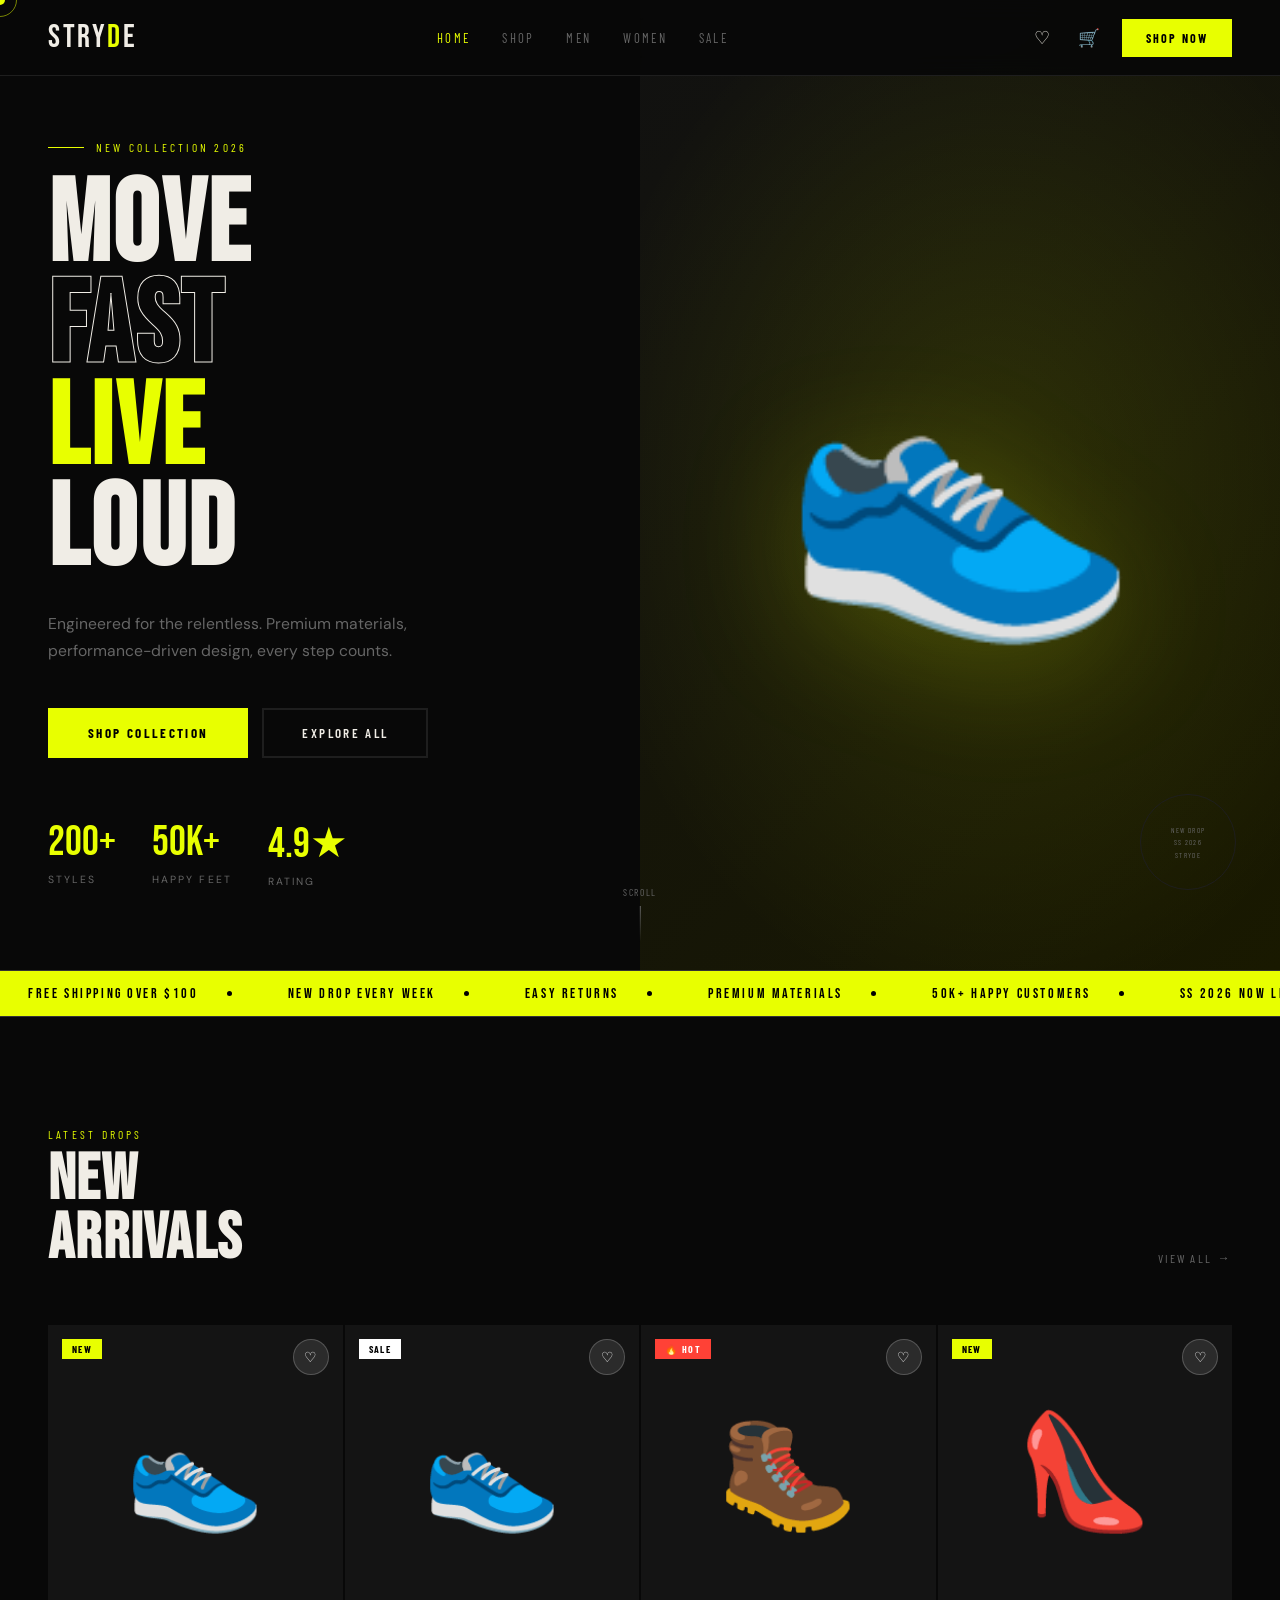
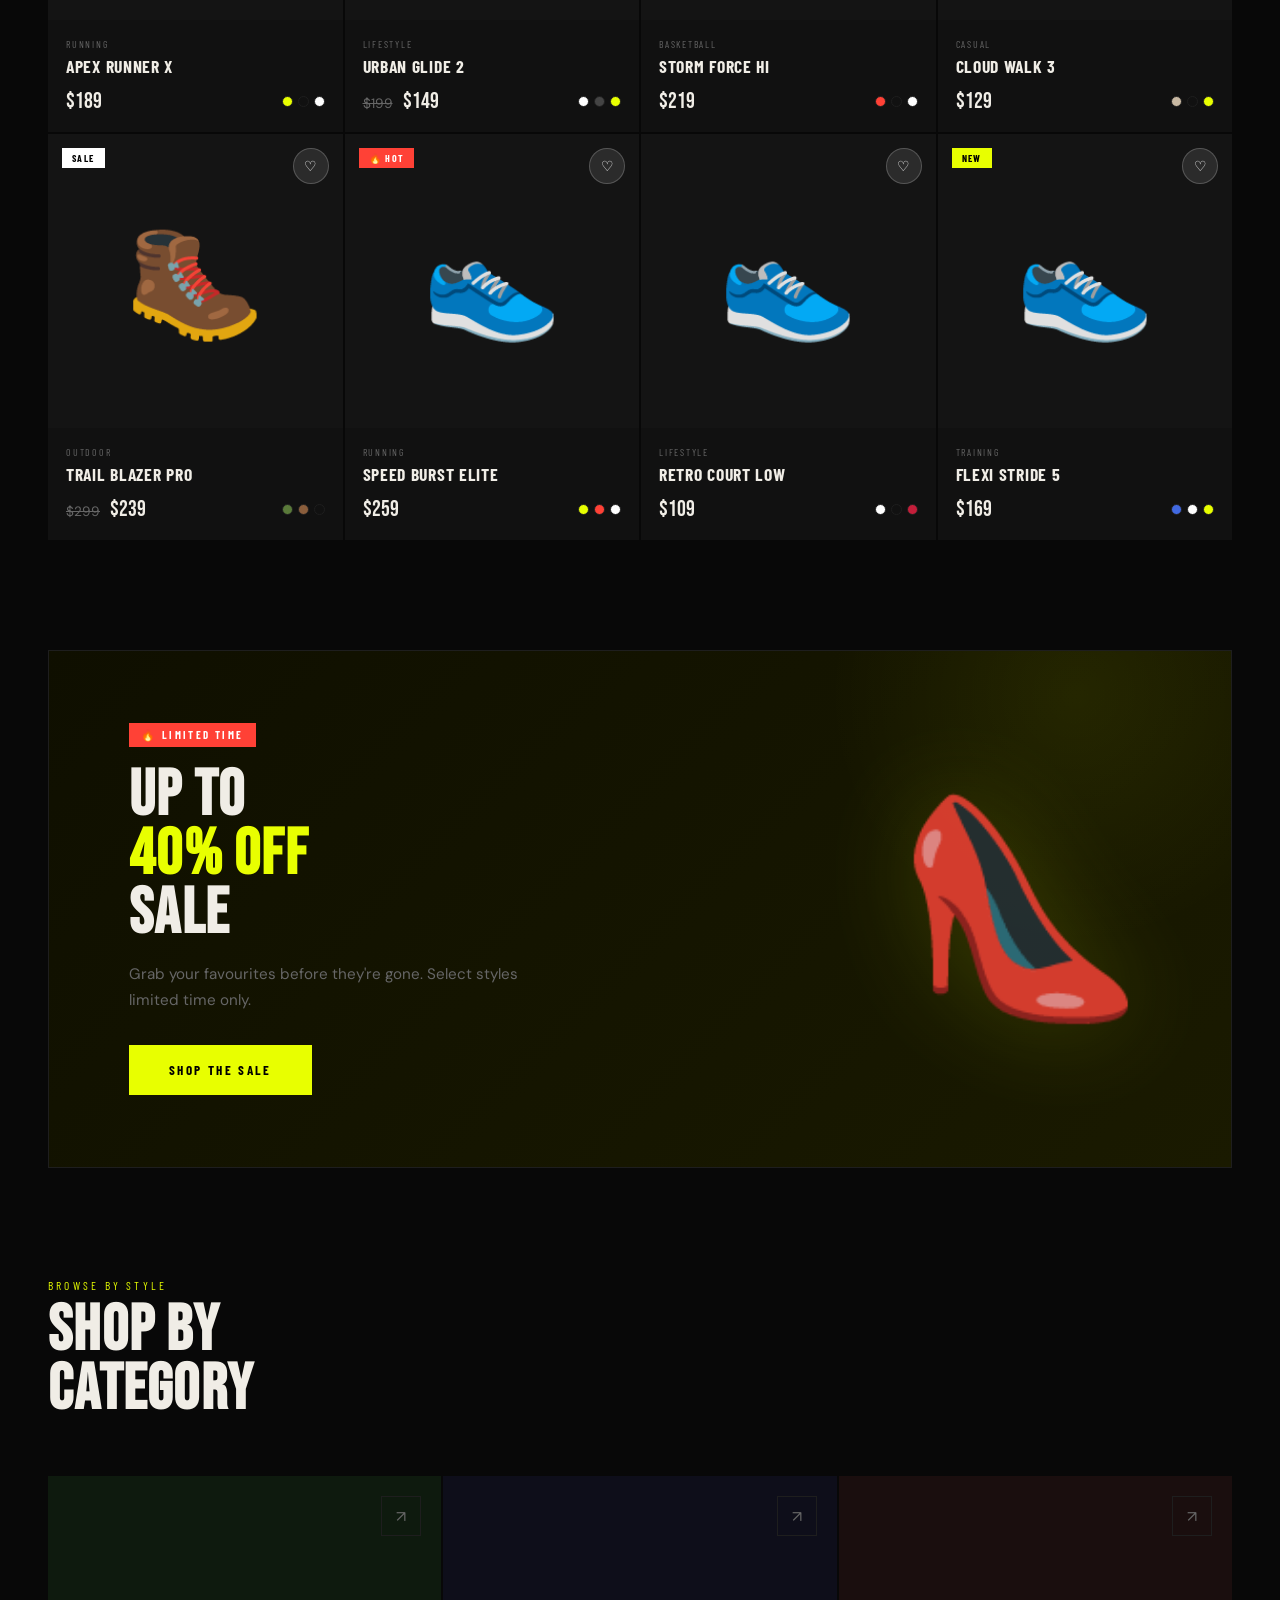
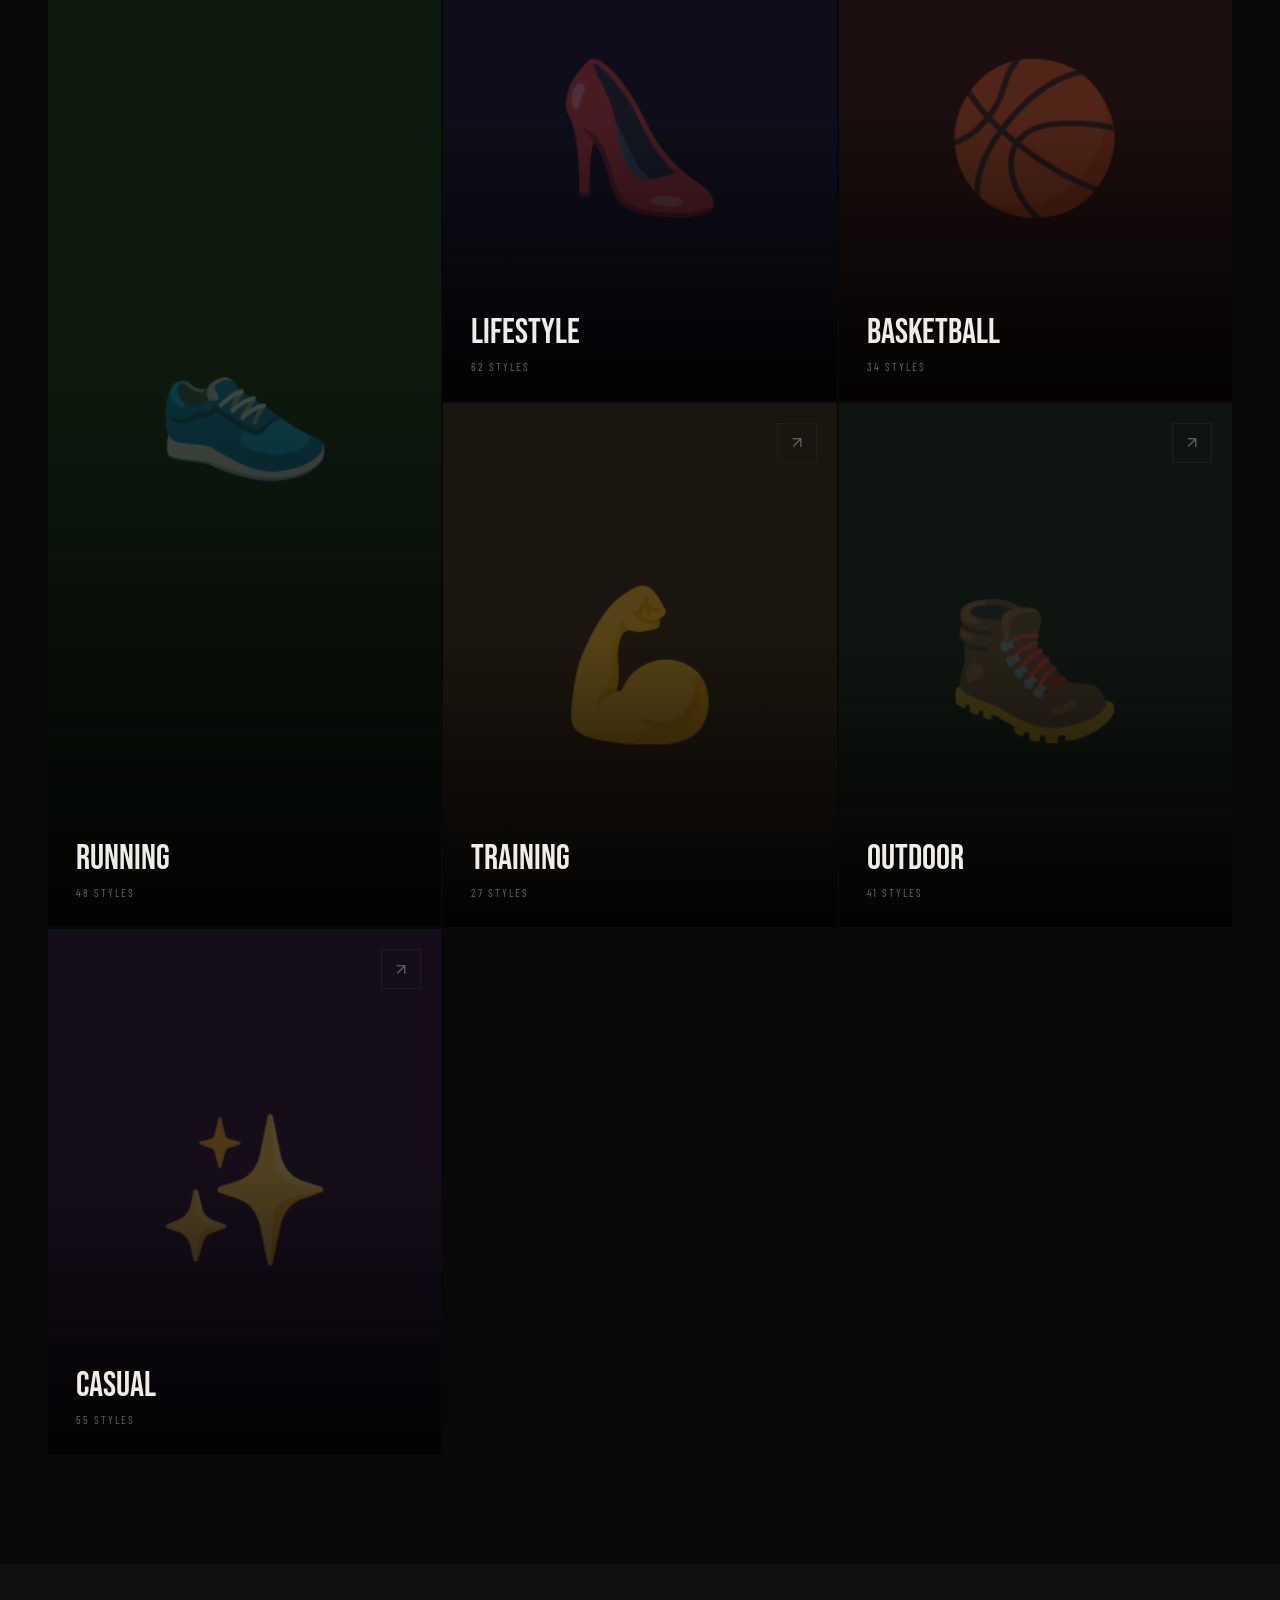
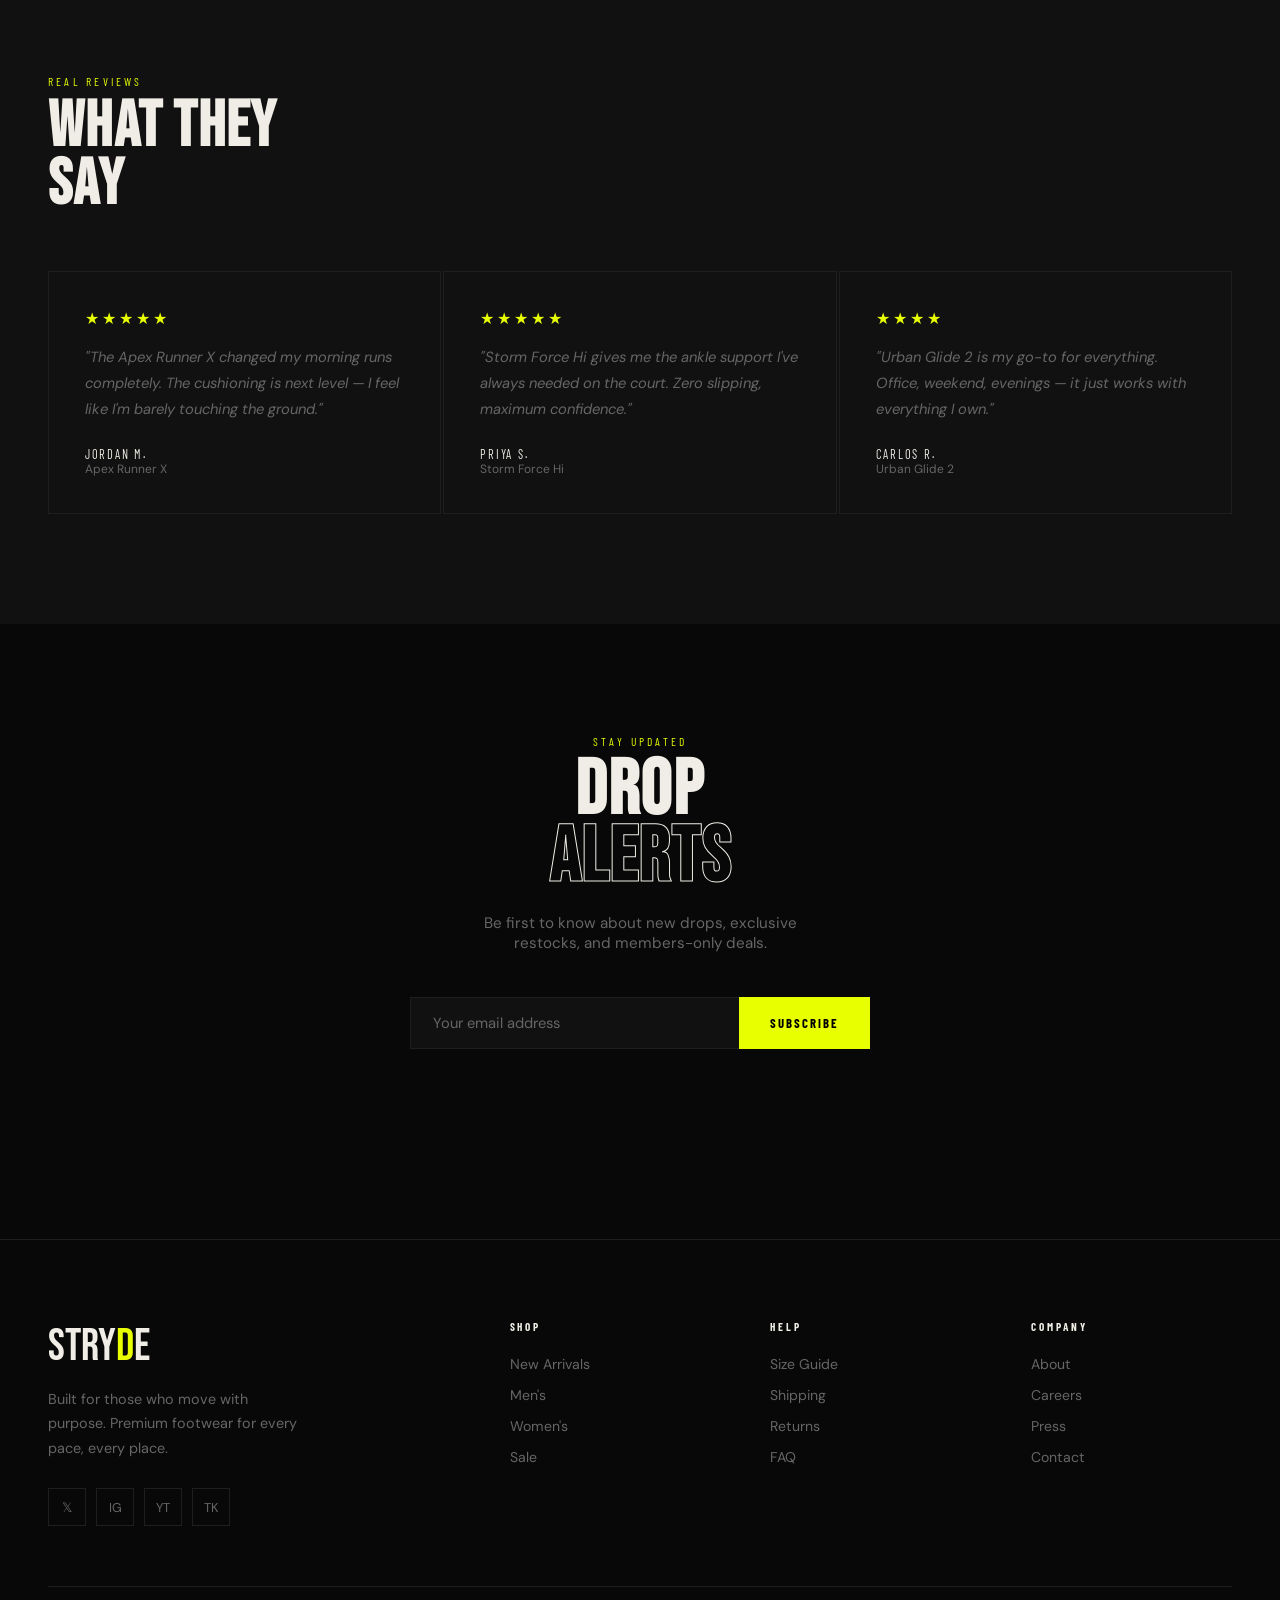
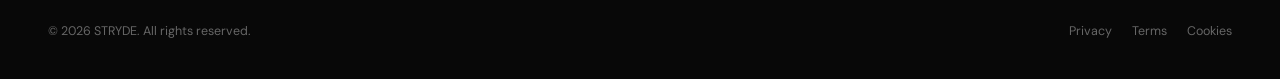
<file: index.html>
<!DOCTYPE html>
<html lang="en">
<head>
 <!-- Google tag (gtag.js) -->
<script async src="https://www.googletagmanager.com/gtag/js?id=G-5WYWSWEV5C"></script>
<script>
  window.dataLayer = window.dataLayer || [];
  function gtag(){dataLayer.push(arguments);}
  gtag('js', new Date());

  gtag('config', 'G-5WYWSWEV5C');
</script>
<meta charset="UTF-8"/>
<meta name="viewport" content="width=device-width,initial-scale=1.0"/>
<title>STRYDE — Premium Footwear</title>
<link rel="stylesheet" href="shared.css"/>
<style>
/* ── HERO ── */
#hero{min-height:100vh;display:grid;grid-template-columns:1fr 1fr;position:relative;overflow:hidden;}
.hero-left{display:flex;flex-direction:column;justify-content:center;padding:140px 48px 80px;position:relative;z-index:2;}
.hero-label{font-family:var(--font-c);font-size:.72rem;letter-spacing:.28em;text-transform:uppercase;color:var(--accent);display:flex;align-items:center;gap:12px;margin-bottom:22px;}
.hero-label::before{content:'';width:36px;height:1px;background:var(--accent);}
.hero-title{font-family:var(--font-d);font-size:clamp(5rem,9vw,10rem);line-height:.88;letter-spacing:.02em;margin-bottom:28px;animation:fadeUp .8s cubic-bezier(.16,1,.3,1) both;}
.hero-title .acc{color:var(--accent);}
.hero-title .strk{-webkit-text-stroke:1px var(--text);color:transparent;}
.hero-desc{font-size:.98rem;line-height:1.75;color:var(--muted);max-width:380px;margin-bottom:44px;animation:fadeUp .8s .15s cubic-bezier(.16,1,.3,1) both;}
.hero-btns{display:flex;gap:14px;flex-wrap:wrap;animation:fadeUp .8s .3s cubic-bezier(.16,1,.3,1) both;}
.hero-stats{margin-top:60px;display:flex;gap:36px;animation:fadeUp .8s .45s cubic-bezier(.16,1,.3,1) both;}
.h-stat-n{font-family:var(--font-d);font-size:2.6rem;color:var(--accent);display:block;}
.h-stat-l{font-size:.65rem;letter-spacing:.2em;text-transform:uppercase;color:var(--muted);}
.hero-right{position:relative;overflow:hidden;background:linear-gradient(135deg,#111 0%,#191900 100%);}
.hero-glow{position:absolute;inset:0;background:radial-gradient(ellipse 65% 55% at 55% 50%,rgba(232,255,0,.12),transparent);}
.hero-shoe{position:absolute;inset:0;display:flex;align-items:center;justify-content:center;font-size:18rem;animation:float 4s ease-in-out infinite;filter:drop-shadow(0 20px 60px rgba(232,255,0,.18));}
.hero-badge{position:absolute;bottom:80px;right:44px;width:96px;height:96px;border:1px solid var(--border);border-radius:50%;display:flex;flex-direction:column;align-items:center;justify-content:center;animation:spin 16s linear infinite;}
.hero-badge span{font-family:var(--font-c);font-size:.45rem;letter-spacing:.18em;text-transform:uppercase;color:var(--muted);text-align:center;line-height:1.7;}
.hero-scroll{position:absolute;bottom:28px;left:50%;transform:translateX(-50%);display:flex;flex-direction:column;align-items:center;gap:8px;color:var(--muted);font-family:var(--font-c);font-size:.6rem;letter-spacing:.18em;text-transform:uppercase;z-index:10;animation:bob 2s ease-in-out infinite;}
.hero-scroll-line{width:1px;height:36px;background:linear-gradient(to bottom,var(--muted),transparent);}
/* ── FEATURED ── */
#featured{padding:110px 48px;}
.sec-hdr{display:flex;justify-content:space-between;align-items:flex-end;margin-bottom:56px;}
.view-all{font-family:var(--font-c);font-size:.75rem;letter-spacing:.18em;text-transform:uppercase;color:var(--muted);display:flex;align-items:center;gap:6px;transition:color .2s;white-space:nowrap;margin-bottom:4px;}
.view-all:hover{color:var(--accent);}
.view-all::after{content:'→';}
.products-grid{display:grid;grid-template-columns:repeat(auto-fill,minmax(260px,1fr));gap:2px;}
/* ── BANNER ── */
#banner{margin:0 48px;background:linear-gradient(135deg,#0f0f00,#1a1a00);border:1px solid var(--border);padding:72px 80px;display:flex;align-items:center;justify-content:space-between;position:relative;overflow:hidden;}
#banner::before{content:'';position:absolute;right:-8%;top:-40%;width:500px;height:500px;background:radial-gradient(circle,rgba(232,255,0,.07),transparent 70%);pointer-events:none;}
.banner-tag{display:inline-block;font-family:var(--font-c);font-size:.68rem;letter-spacing:.22em;text-transform:uppercase;padding:5px 12px;background:var(--accent2);color:#fff;font-weight:700;margin-bottom:20px;}
.banner-title{font-family:var(--font-d);font-size:clamp(3rem,5vw,5.5rem);line-height:.92;letter-spacing:.02em;margin-bottom:18px;}
.banner-title .acc{color:var(--accent);}
.banner-desc{color:var(--muted);font-size:.95rem;line-height:1.7;margin-bottom:32px;max-width:400px;}
.banner-shoe{font-size:13rem;opacity:.85;filter:drop-shadow(0 0 50px rgba(232,255,0,.2));}
/* ── CATEGORIES ── */
#cats{padding:110px 48px;}
.cats-grid{display:grid;grid-template-columns:repeat(3,1fr);gap:2px;margin-top:56px;}
.cat-card{position:relative;overflow:hidden;aspect-ratio:3/4;background:var(--surface);}
.cat-card:first-child{grid-row:span 2;aspect-ratio:auto;}
.cat-bg{position:absolute;inset:0;display:flex;align-items:center;justify-content:center;font-size:9rem;opacity:.25;transition:transform .5s cubic-bezier(.16,1,.3,1),opacity .3s;}
.cat-card:hover .cat-bg{transform:scale(1.1);opacity:.45;}
.cat-grad{position:absolute;inset:0;background:linear-gradient(to top,rgba(0,0,0,.9) 0%,transparent 55%);}
.cat-info{position:absolute;bottom:0;left:0;right:0;padding:28px;}
.cat-name{font-family:var(--font-d);font-size:2.2rem;margin-bottom:6px;}
.cat-cnt{font-family:var(--font-c);font-size:.7rem;letter-spacing:.18em;text-transform:uppercase;color:var(--muted);}
.cat-arr{position:absolute;top:20px;right:20px;width:40px;height:40px;border:1px solid var(--border);display:flex;align-items:center;justify-content:center;color:var(--muted);transition:all .2s;}
.cat-card:hover .cat-arr{background:var(--accent);color:#000;border-color:var(--accent);}
/* ── TESTIMONIALS ── */
#testi{padding:110px 48px;background:var(--surface);}
.testi-grid{display:grid;grid-template-columns:repeat(3,1fr);gap:2px;margin-top:56px;}
.testi-card{padding:36px;border:1px solid var(--border);position:relative;}
.testi-stars{color:var(--accent);font-size:1rem;margin-bottom:16px;letter-spacing:3px;}
.testi-text{font-size:.92rem;line-height:1.75;color:var(--muted);margin-bottom:24px;font-style:italic;}
.testi-name{font-family:var(--font-c);font-size:.78rem;letter-spacing:.14em;text-transform:uppercase;}
.testi-product{font-size:.75rem;color:var(--muted);}
/* ── NEWSLETTER ── */
#nl{padding:110px 48px;text-align:center;}
.nl-title{font-family:var(--font-d);font-size:clamp(3.5rem,6vw,7rem);line-height:.88;letter-spacing:.02em;margin-bottom:20px;}
.nl-title .strk{-webkit-text-stroke:1px var(--text);color:transparent;}
.nl-desc{color:var(--muted);font-size:.95rem;margin-bottom:44px;max-width:380px;margin-left:auto;margin-right:auto;}
.nl-form{display:flex;max-width:460px;margin:0 auto;}
.nl-input{flex:1;padding:15px 22px;background:var(--surface);border:1px solid var(--border);border-right:none;color:var(--text);font-family:var(--font-b);font-size:.92rem;outline:none;transition:border-color .2s;}
.nl-input:focus{border-color:var(--accent);}
.nl-input::placeholder{color:var(--muted);}
.nl-btn{font-family:var(--font-c);font-size:.8rem;letter-spacing:.16em;text-transform:uppercase;padding:15px 30px;background:var(--accent);color:#000;border:1px solid var(--accent);font-weight:700;transition:all .2s;}
.nl-btn:hover{background:#fff;border-color:#fff;}
/* ── SIZE MODAL ── */
.modal-bg{position:fixed;inset:0;background:rgba(0,0,0,.7);z-index:900;opacity:0;pointer-events:none;transition:opacity .3s;display:flex;align-items:center;justify-content:center;}
.modal-bg.open{opacity:1;pointer-events:all;}
.modal{background:var(--surface);width:480px;max-width:96vw;padding:36px;position:relative;}
.modal-close{position:absolute;top:16px;right:16px;background:none;border:none;color:var(--muted);font-size:1.2rem;transition:color .2s;}
.modal-close:hover{color:var(--text);}
.modal-title{font-family:var(--font-c);font-size:1.1rem;letter-spacing:.12em;text-transform:uppercase;margin-bottom:6px;}
.modal-prod{color:var(--muted);font-size:.88rem;margin-bottom:24px;}
.modal-sizes{display:flex;flex-wrap:wrap;gap:8px;margin-bottom:28px;}
.sz-btn{width:52px;height:44px;background:var(--surface2);border:1px solid var(--border);color:var(--text);font-family:var(--font-c);font-size:.82rem;letter-spacing:.08em;transition:all .2s;}
.sz-btn:hover,.sz-btn.sel{background:var(--accent);color:#000;border-color:var(--accent);}
.modal-add{width:100%;padding:14px;background:var(--accent);color:#000;border:none;font-family:var(--font-c);font-size:.82rem;letter-spacing:.18em;text-transform:uppercase;font-weight:700;transition:background .2s;}
.modal-add:hover{background:#fff;}
/* ── RESPONSIVE ── */
@keyframes spin{from{transform:rotate(0)}to{transform:rotate(360deg)}}
@keyframes bob{0%,100%{transform:translateX(-50%) translateY(0)}50%{transform:translateX(-50%) translateY(8px)}}
@media(max-width:900px){
  #hero{grid-template-columns:1fr;}
  .hero-right{display:none;}
  .hero-left{padding:120px 20px 80px;}
  #featured,#cats,#testi,#nl{padding:80px 20px;}
  #banner{margin:0 20px;padding:48px 28px;flex-direction:column;gap:28px;}
  .cats-grid{grid-template-columns:1fr 1fr;}
  .cat-card:first-child{grid-row:auto;grid-column:span 2;}
  .testi-grid{grid-template-columns:1fr;}
}
</style>
</head>
<body>
  
<div class="cursor" id="cur"></div>
<div class="cursor-ring" id="curR"></div>

<!-- NAV -->
<nav class="g-nav">
  <a href="index.html" class="g-nav-logo">STRY<span>D</span>E</a>
  <ul class="g-nav-links">
    <li><a href="index.html" class="active">Home</a></li>
    <li><a href="shop.html">Shop</a></li>
    <li><a href="shop.html?cat=Men">Men</a></li>
    <li><a href="shop.html?cat=Women">Women</a></li>
    <li><a href="shop.html?sale=1">Sale</a></li>
  </ul>
  <div class="g-nav-right">
    <button class="g-nav-icon" onclick="goPage('wishlist.html')">♡</button>
    <button class="g-nav-icon" onclick="openCart()" style="position:relative">
      🛒<span class="cart-badge" id="cb1">0</span>
    </button>
    <button class="g-nav-cta" onclick="goPage('shop.html')">Shop Now</button>
  </div>
</nav>

<!-- CART -->
<div class="cart-mask" id="cmask" onclick="closeCart()"></div>
<div class="cart-drawer" id="cdrawer">
  <div class="cd-head">
    <span class="cd-title">Cart (<span id="cdCount">0</span>)</span>
    <button class="cd-close" onclick="closeCart()">✕</button>
  </div>
  <div class="cd-items" id="cdItems"></div>
  <div class="cd-foot" id="cdFoot" style="display:none">
    <div class="cd-total-row"><span class="cd-total-label">Total</span><span class="cd-total-val" id="cdTotal">$0</span></div>
    <button class="cd-checkout" onclick="goPage('checkout.html')">Checkout →</button>
    <button class="cd-continue" onclick="closeCart()">Continue Shopping</button>
  </div>
</div>

<!-- SIZE MODAL -->
<div class="modal-bg" id="sizeModal">
  <div class="modal">
    <button class="modal-close" onclick="closeModal()">✕</button>
    <p class="modal-title">Select Size</p>
    <p class="modal-prod" id="modalProd">—</p>
    <div class="modal-sizes" id="modalSizes"></div>
    <button class="modal-add" onclick="confirmAddToCart()">Add to Cart</button>
  </div>
</div>

<!-- HERO -->
<section id="hero">
  <div class="hero-left">
    <p class="hero-label">New Collection 2026</p>
    <h1 class="hero-title">MOVE<br><span class="strk">FAST</span><br><span class="acc">LIVE</span><br>LOUD</h1>
    <p class="hero-desc">Engineered for the relentless. Premium materials, performance-driven design, every step counts.</p>
    <div class="hero-btns">
      <a href="shop.html" class="btn-primary">Shop Collection</a>
      <a href="shop.html" class="btn-outline">Explore All</a>
    </div>
    <div class="hero-stats">
      <div><span class="h-stat-n">200+</span><span class="h-stat-l">Styles</span></div>
      <div><span class="h-stat-n">50K+</span><span class="h-stat-l">Happy Feet</span></div>
      <div><span class="h-stat-n">4.9★</span><span class="h-stat-l">Rating</span></div>
    </div>
  </div>
  <div class="hero-right">
    <div class="hero-glow"></div>
    <div class="hero-shoe">👟</div>
    <div class="hero-badge"><span>NEW DROP<br>SS 2026<br>STRYDE</span></div>
  </div>
  <div class="hero-scroll"><span>Scroll</span><div class="hero-scroll-line"></div></div>
</section>

<!-- MARQUEE -->
<div class="marquee-strip">
  <div class="marquee-track" id="mtrack"></div>
</div>

<!-- FEATURED -->
<section id="featured">
  <div class="sec-hdr">
    <div><p class="sec-label">Latest Drops</p><h2 class="sec-title">NEW<br>ARRIVALS</h2></div>
    <a href="shop.html" class="view-all">View All</a>
  </div>
  <div class="products-grid" id="pg"></div>
</section>

<!-- BANNER -->
<div id="banner">
  <div>
    <span class="banner-tag">🔥 Limited Time</span>
    <h2 class="banner-title">UP TO<br><span class="acc">40% OFF</span><br>SALE</h2>
    <p class="banner-desc">Grab your favourites before they're gone. Select styles limited time only.</p>
    <a href="shop.html?sale=1" class="btn-primary">Shop the Sale</a>
  </div>
  <div class="banner-shoe">👠</div>
</div>

<!-- CATEGORIES -->
<section id="cats">
  <div class="sec-hdr">
    <div><p class="sec-label">Browse by Style</p><h2 class="sec-title">SHOP BY<br>CATEGORY</h2></div>
  </div>
  <div class="cats-grid" id="cg"></div>
</section>

<!-- TESTIMONIALS -->
<section id="testi">
  <div class="sec-hdr">
    <div><p class="sec-label">Real Reviews</p><h2 class="sec-title">WHAT THEY<br>SAY</h2></div>
  </div>
  <div class="testi-grid" id="tg"></div>
</section>

<!-- NEWSLETTER -->
<section id="nl">
  <p class="sec-label">Stay Updated</p>
  <h2 class="nl-title">DROP<br><span class="strk">ALERTS</span></h2>
  <p class="nl-desc">Be first to know about new drops, exclusive restocks, and members-only deals.</p>
  <div class="nl-form">
    <input class="nl-input" id="nlemail" type="email" placeholder="Your email address"/>
    <button class="nl-btn" onclick="subscribe()">Subscribe</button>
  </div>
</section>

<!-- FOOTER -->
<footer class="g-footer">
  <div class="g-footer-top">
    <div>
      <a href="index.html" class="g-footer-logo">STRY<span>D</span>E</a>
      <p class="g-footer-tagline">Built for those who move with purpose. Premium footwear for every pace, every place.</p>
      <div class="g-footer-socials">
        <a href="#" class="g-social">𝕏</a><a href="#" class="g-social">IG</a><a href="#" class="g-social">YT</a><a href="#" class="g-social">TK</a>
      </div>
    </div>
    <div><p class="g-fcol-title">Shop</p><ul class="g-fcol-links"><li><a href="shop.html">New Arrivals</a></li><li><a href="shop.html?cat=Running">Men's</a></li><li><a href="shop.html?cat=Casual">Women's</a></li><li><a href="shop.html?sale=1">Sale</a></li></ul></div>
    <div><p class="g-fcol-title">Help</p><ul class="g-fcol-links"><li><a href="#">Size Guide</a></li><li><a href="#">Shipping</a></li><li><a href="#">Returns</a></li><li><a href="#">FAQ</a></li></ul></div>
    <div><p class="g-fcol-title">Company</p><ul class="g-fcol-links"><li><a href="#">About</a></li><li><a href="#">Careers</a></li><li><a href="#">Press</a></li><li><a href="#">Contact</a></li></ul></div>
  </div>
  <div class="g-footer-bottom">
    <p class="g-copy">© 2026 STRYDE. All rights reserved.</p>
    <div class="g-legal"><a href="#">Privacy</a><a href="#">Terms</a><a href="#">Cookies</a></div>
  </div>
</footer>

<script src="shared.js"></script>
<script>
// ── DATA ──────────────────────────────────
const TESTIMONIALS = [
  { stars:5, text:'"The Apex Runner X changed my morning runs completely. The cushioning is next level — I feel like I\'m barely touching the ground."', name:'Jordan M.', product:'Apex Runner X' },
  { stars:5, text:'"Storm Force Hi gives me the ankle support I\'ve always needed on the court. Zero slipping, maximum confidence."', name:'Priya S.', product:'Storm Force Hi' },
  { stars:4, text:'"Urban Glide 2 is my go-to for everything. Office, weekend, evenings — it just works with everything I own."', name:'Carlos R.', product:'Urban Glide 2' },
];

// ── MODAL STATE ───────────────────────────
let modalProductId = null, selectedSize = null;

function openSizeModal(id) {
  const p = PRODUCTS.find(x => x.id === id);
  modalProductId = id; selectedSize = null;
  document.getElementById('modalProd').textContent = p.name;
  document.getElementById('modalSizes').innerHTML = p.sizes.map(s =>
    `<button class="sz-btn" onclick="selectSize(${s},this)">UK ${s}</button>`
  ).join('');
  document.getElementById('sizeModal').classList.add('open');
}
function selectSize(s, el) {
  selectedSize = s;
  document.querySelectorAll('.sz-btn').forEach(b => b.classList.remove('sel'));
  el.classList.add('sel');
}
function closeModal() { document.getElementById('sizeModal').classList.remove('open'); }
function confirmAddToCart() {
  if (!selectedSize) { showToast('Please select a size!','error'); return; }
  STORE.addToCart(modalProductId, 'UK ' + selectedSize);
  closeModal();
  renderCart();
  showToast('Added to cart! 👟');
}

// ── CART ──────────────────────────────────
function openCart() { document.getElementById('cdrawer').classList.add('open'); document.getElementById('cmask').classList.add('open'); renderCart(); }
function closeCart() { document.getElementById('cdrawer').classList.remove('open'); document.getElementById('cmask').classList.remove('open'); }
function renderCart() {
  const items = STORE.cart;
  const el = document.getElementById('cdItems');
  const foot = document.getElementById('cdFoot');
  document.getElementById('cdCount').textContent = STORE.cartCount();
  document.getElementById('cdTotal').textContent = '$' + STORE.cartTotal().toLocaleString();
  updateCartBadge();
  if (!items.length) {
    el.innerHTML = '<div class="cd-empty"><div class="cd-empty-icon">👟</div><p>Your cart is empty</p></div>';
    foot.style.display = 'none'; return;
  }
  foot.style.display = 'block';
  el.innerHTML = items.map(i => `
    <div class="cd-item">
      <div class="cd-item-img">${i.emoji}</div>
      <div class="cd-item-info">
        <p class="cd-item-name">${i.name}</p>
        <p class="cd-item-meta">Size: ${i.size}</p>
        <div class="cd-item-row">
          <span class="cd-item-price">$${i.price * i.qty}</span>
          <div class="cd-qty">
            <button onclick="qtyChange('${i.key}',-1)">−</button>
            <span>${i.qty}</span>
            <button onclick="qtyChange('${i.key}',1)">+</button>
          </div>
        </div>
        <button class="cd-remove" onclick="removeItem('${i.key}')">Remove</button>
      </div>
    </div>`).join('');
}
function qtyChange(key, d) { STORE.updateQty(key, d); renderCart(); }
function removeItem(key) { STORE.removeFromCart(key); renderCart(); }

// ── RENDER PRODUCTS ───────────────────────
function renderProducts() {
  const featured = PRODUCTS.slice(0,8);
  document.getElementById('pg').innerHTML = featured.map(p => `
    <div class="p-card reveal">
      <div class="p-img-wrap"><div class="p-img">${p.emoji}</div></div>
      ${p.tag ? `<span class="p-tag tag-${p.tag}">${p.tag==='new'?'New':p.tag==='hot'?'🔥 Hot':'Sale'}</span>` : ''}
      <button class="p-wishlist-btn ${STORE.isWishlisted(p.id)?'active':''}" onclick="toggleWish(${p.id},this)">♡</button>
      <div class="p-overlay">
        <button class="p-quick-add" onclick="openSizeModal(${p.id})">Quick Add</button>
        <a href="product.html?id=${p.id}" style="font-family:var(--font-c);font-size:.7rem;letter-spacing:.15em;text-transform:uppercase;color:#fff;text-decoration:none;opacity:.7;margin-top:4px;">View Details →</a>
      </div>
      <div class="p-info">
        <p class="p-cat">${p.category}</p>
        <p class="p-name"><a href="product.html?id=${p.id}" style="color:inherit;">${p.name}</a></p>
        <div class="p-footer">
          <div class="p-price">${p.oldPrice?`<span class="p-old">$${p.oldPrice}</span>`:''} $${p.price}</div>
          <div class="p-dots">${p.colors.map(c=>`<div class="p-dot" style="background:${c}"></div>`).join('')}</div>
        </div>
      </div>
    </div>`).join('');
}

// ── RENDER CATEGORIES ─────────────────────
function renderCats() {
  document.getElementById('cg').innerHTML = CATEGORIES.map(c => `
    <div class="cat-card reveal" onclick="goPage('shop.html?cat=${c.name}')" style="background:${c.bg}">
      <div class="cat-bg">${c.emoji}</div>
      <div class="cat-grad"></div>
      <span class="cat-arr">↗</span>
      <div class="cat-info">
        <p class="cat-name">${c.name}</p>
        <p class="cat-cnt">${c.count} Styles</p>
      </div>
    </div>`).join('');
}

// ── TESTIMONIALS ──────────────────────────
function renderTesti() {
  document.getElementById('tg').innerHTML = TESTIMONIALS.map(t => `
    <div class="testi-card reveal">
      <div class="testi-stars">${'★'.repeat(t.stars)}</div>
      <p class="testi-text">${t.text}</p>
      <p class="testi-name">${t.name}</p>
      <p class="testi-product">${t.product}</p>
    </div>`).join('');
}

// ── MARQUEE ───────────────────────────────
function renderMarquee() {
  const items = ['Free Shipping Over $100','New Drop Every Week','Easy Returns','Premium Materials','50K+ Happy Customers','SS 2026 Now Live'];
  const d = [...items,...items];
  document.getElementById('mtrack').innerHTML = d.map(t => `<span class="marquee-item">${t}<span class="marquee-dot"></span></span>`).join('');
}

// ── MISC ──────────────────────────────────
function toggleWish(id, btn) {
  STORE.toggleWishlist(id);
  btn.classList.toggle('active');
  showToast(STORE.isWishlisted(id) ? 'Added to wishlist ♡' : 'Removed from wishlist');
}
function subscribe() {
  const e = document.getElementById('nlemail').value.trim();
  if (!e || !e.includes('@')) { showToast('Enter a valid email!','error'); return; }
  document.getElementById('nlemail').value = '';
  showToast('Subscribed! Welcome to STRYDE 🎉');
}
function goPage(url) { window.location.href = url; }

// ── CURSOR ────────────────────────────────
const cur = document.getElementById('cur'), curR = document.getElementById('curR');
let mx=0,my=0,rx=0,ry=0;
document.addEventListener('mousemove', e => { mx=e.clientX; my=e.clientY; });
(function loop(){ cur.style.left=mx+'px'; cur.style.top=my+'px'; rx+=(mx-rx)*.12; ry+=(my-ry)*.12; curR.style.left=rx+'px'; curR.style.top=ry+'px'; requestAnimationFrame(loop); })();
document.addEventListener('mouseover', e => { if(e.target.matches('a,button,.cat-card,.p-card')) curR.classList.add('hov'); else curR.classList.remove('hov'); });

// ── REVEAL ────────────────────────────────
const obs = new IntersectionObserver(es => es.forEach(e => { if(e.isIntersecting) e.target.classList.add('visible'); }), {threshold:.08});
function observeReveal() { document.querySelectorAll('.reveal').forEach(el => obs.observe(el)); }

// ── INIT ──────────────────────────────────
renderProducts(); renderCats(); renderTesti(); renderMarquee();
observeReveal(); updateCartBadge();
</script>
</body>
</html>
</file>
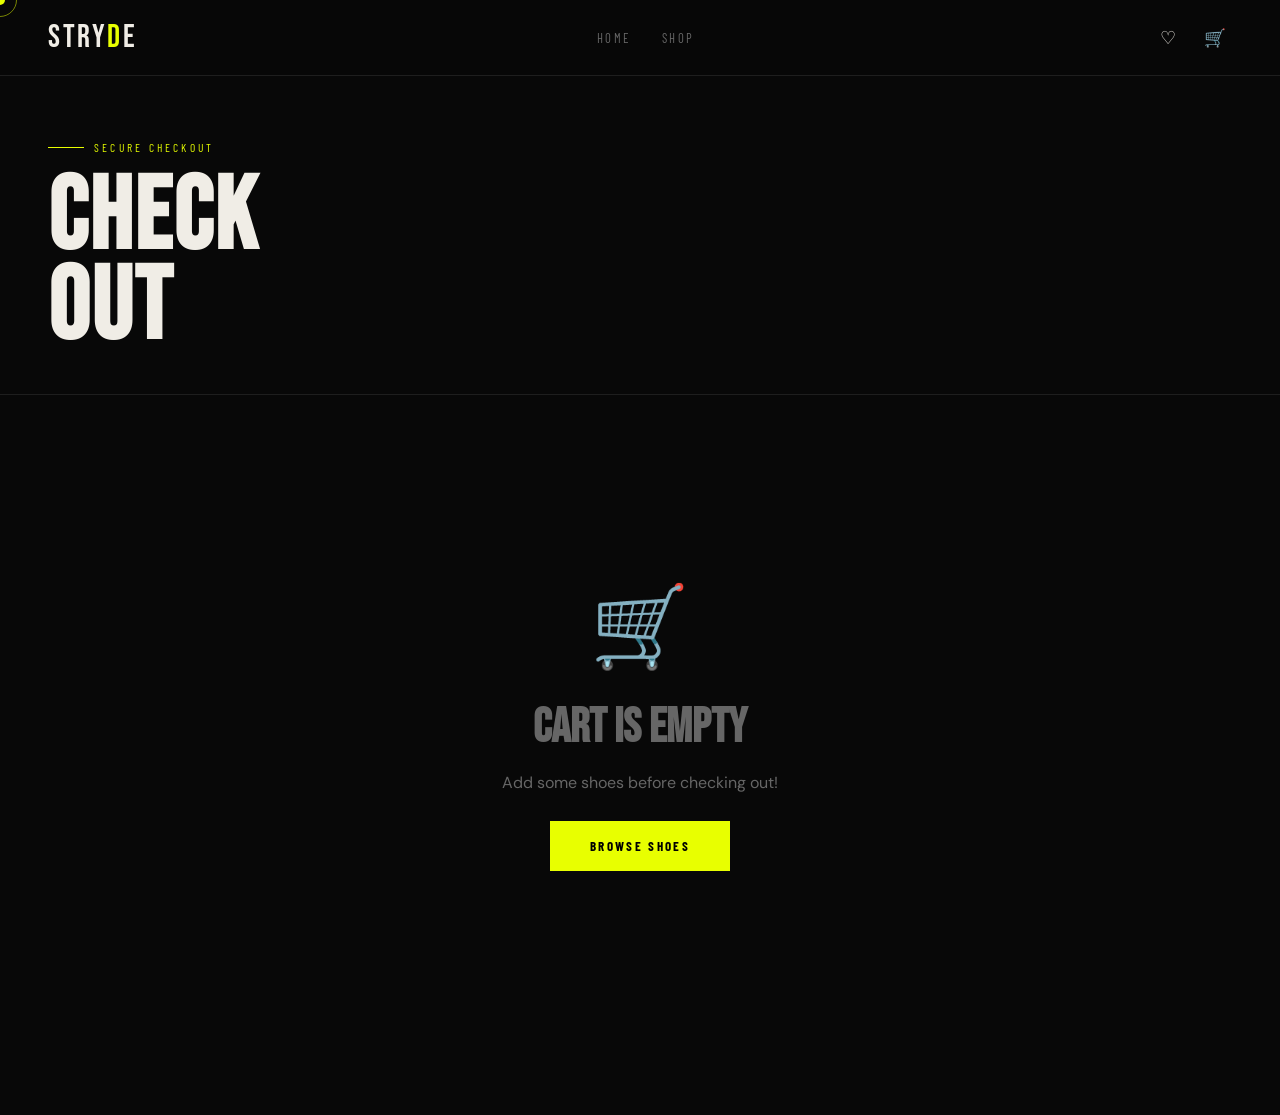
<file: checkout.html>
<!DOCTYPE html>
<html lang="en">
<head>
<!-- Google tag (gtag.js) -->
<script async src="https://www.googletagmanager.com/gtag/js?id=G-5WYWSWEV5C"></script>
<script>
  window.dataLayer = window.dataLayer || [];
  function gtag(){dataLayer.push(arguments);}
  gtag('js', new Date());

  gtag('config', 'G-5WYWSWEV5C');
</script>
<meta charset="UTF-8"/>
<meta name="viewport" content="width=device-width,initial-scale=1.0"/>
<title>Checkout — STRYDE</title>
<link rel="stylesheet" href="shared.css"/>
<style>
.co-layout{display:grid;grid-template-columns:1fr 420px;gap:0;padding:100px 48px 80px;min-height:80vh;}
.co-left{padding-right:60px;}
.co-right{padding-left:40px;border-left:1px solid var(--border);}
.co-section{margin-bottom:40px;}
.co-section-title{font-family:var(--font-c);font-size:.8rem;letter-spacing:.22em;text-transform:uppercase;margin-bottom:20px;padding-bottom:12px;border-bottom:1px solid var(--border);display:flex;align-items:center;gap:10px;}
.co-section-num{width:26px;height:26px;background:var(--accent);color:#000;border-radius:50%;display:flex;align-items:center;justify-content:center;font-weight:700;font-size:.75rem;flex-shrink:0;}
.form-row{display:grid;grid-template-columns:1fr 1fr;gap:14px;margin-bottom:14px;}
.form-group{display:flex;flex-direction:column;gap:6px;margin-bottom:14px;}
.form-group label{font-family:var(--font-c);font-size:.68rem;letter-spacing:.18em;text-transform:uppercase;color:var(--muted);}
.form-group input,.form-group select{padding:13px 16px;background:var(--surface);border:1px solid var(--border);color:var(--text);font-family:var(--font-b);font-size:.9rem;outline:none;transition:border-color .2s;}
.form-group input:focus,.form-group select:focus{border-color:var(--accent);}
.form-group input::placeholder{color:var(--muted);}
.form-group select{cursor:none;}
.form-group select option{background:var(--surface);}
.form-group.error input{border-color:var(--accent2);}
.form-group .err-msg{font-size:.72rem;color:var(--accent2);display:none;}
.form-group.error .err-msg{display:block;}
/* Payment tabs */
.pay-tabs{display:flex;gap:8px;margin-bottom:20px;}
.pay-tab{flex:1;padding:12px;border:1px solid var(--border);background:var(--surface);color:var(--muted);font-family:var(--font-c);font-size:.72rem;letter-spacing:.14em;text-transform:uppercase;transition:all .2s;cursor:none;}
.pay-tab.active{border-color:var(--accent);color:var(--accent);background:rgba(232,255,0,.06);}
.card-row{display:grid;grid-template-columns:1fr 1fr;gap:14px;}
/* Order summary */
.os-items{max-height:280px;overflow-y:auto;margin-bottom:20px;}
.os-item{display:flex;gap:12px;padding:12px 0;border-bottom:1px solid var(--border);}
.os-item-img{width:56px;height:56px;background:var(--surface2);display:flex;align-items:center;justify-content:center;font-size:1.8rem;flex-shrink:0;position:relative;}
.os-qty{position:absolute;top:-6px;right:-6px;background:var(--muted);color:#000;width:18px;height:18px;border-radius:50%;display:flex;align-items:center;justify-content:center;font-size:.6rem;font-weight:700;}
.os-item-name{font-size:.85rem;font-weight:500;margin-bottom:3px;}
.os-item-meta{font-size:.75rem;color:var(--muted);}
.os-item-price{margin-left:auto;font-family:var(--font-d);font-size:1.05rem;white-space:nowrap;}
.os-row{display:flex;justify-content:space-between;padding:8px 0;font-size:.88rem;}
.os-row.total{border-top:1px solid var(--border);padding-top:16px;margin-top:8px;font-family:var(--font-d);font-size:1.4rem;}
.os-row .label{color:var(--muted);}
.promo-row{display:flex;gap:0;margin-bottom:16px;}
.promo-input{flex:1;padding:12px 16px;background:var(--surface);border:1px solid var(--border);color:var(--text);font-family:var(--font-b);font-size:.88rem;outline:none;border-right:none;transition:border-color .2s;}
.promo-input:focus{border-color:var(--accent);}
.promo-input::placeholder{color:var(--muted);}
.promo-btn{padding:12px 20px;background:var(--surface2);border:1px solid var(--border);color:var(--muted);font-family:var(--font-c);font-size:.72rem;letter-spacing:.14em;text-transform:uppercase;transition:all .2s;}
.promo-btn:hover{background:var(--accent);color:#000;border-color:var(--accent);}
.place-order-btn{width:100%;padding:16px;background:var(--accent);color:#000;border:none;font-family:var(--font-c);font-size:.88rem;letter-spacing:.2em;text-transform:uppercase;font-weight:700;margin-top:20px;transition:background .2s;}
.place-order-btn:hover{background:#fff;}
.secure-badges{display:flex;justify-content:center;gap:16px;margin-top:14px;}
.sec-badge{font-family:var(--font-c);font-size:.6rem;letter-spacing:.14em;text-transform:uppercase;color:var(--muted);display:flex;align-items:center;gap:6px;}
.empty-cart{text-align:center;padding:80px 20px;color:var(--muted);grid-column:1/-1;}
/* Success overlay */
.success-overlay{position:fixed;inset:0;background:var(--bg);z-index:1000;display:flex;flex-direction:column;align-items:center;justify-content:center;text-align:center;display:none;}
.success-overlay.show{display:flex;}
.success-icon{font-size:5rem;margin-bottom:24px;animation:pop .5s cubic-bezier(.16,1,.3,1);}
.success-title{font-family:var(--font-d);font-size:4rem;color:var(--accent);margin-bottom:12px;}
.success-msg{color:var(--muted);font-size:1rem;margin-bottom:40px;max-width:400px;}
@keyframes pop{from{transform:scale(0)}to{transform:scale(1)}}
@media(max-width:900px){.co-layout{grid-template-columns:1fr;padding:100px 20px 60px;}.co-left{padding-right:0;}.co-right{padding-left:0;border-left:none;border-top:1px solid var(--border);padding-top:40px;margin-top:40px;}.form-row{grid-template-columns:1fr;}}
</style>
</head>
<body>
 
<div class="cursor" id="cur"></div>
<div class="cursor-ring" id="curR"></div>

<!-- SUCCESS -->
<div class="success-overlay" id="successOverlay">
  <div class="success-icon">🎉</div>
  <h2 class="success-title">ORDER PLACED!</h2>
  <p class="success-msg">Thank you for your purchase! You'll receive a confirmation email shortly.</p>
  <a href="index.html" class="btn-primary" onclick="clearCartOnSuccess()">Continue Shopping</a>
</div>

<nav class="g-nav">
  <a href="index.html" class="g-nav-logo">STRY<span>D</span>E</a>
  <ul class="g-nav-links">
    <li><a href="index.html">Home</a></li>
    <li><a href="shop.html">Shop</a></li>
  </ul>
  <div class="g-nav-right">
    <button class="g-nav-icon" onclick="location.href='wishlist.html'">♡</button>
    <button class="g-nav-icon" style="position:relative">🛒<span class="cart-badge" id="cb1">0</span></button>
  </div>
</nav>

<div class="page-hero" style="padding-bottom:40px;">
  <p class="page-hero-label">Secure Checkout</p>
  <h1 class="page-hero-title">CHECK<br>OUT</h1>
</div>

<div class="co-layout" id="coLayout">
  <!-- LEFT -->
  <div class="co-left">
    <!-- Contact -->
    <div class="co-section">
      <p class="co-section-title"><span class="co-section-num">1</span>Contact Information</p>
      <div class="form-row">
        <div class="form-group" id="fg-fname">
          <label>First Name *</label>
          <input type="text" id="fname" placeholder="John"/>
          <span class="err-msg">Required</span>
        </div>
        <div class="form-group" id="fg-lname">
          <label>Last Name *</label>
          <input type="text" id="lname" placeholder="Doe"/>
          <span class="err-msg">Required</span>
        </div>
      </div>
      <div class="form-group" id="fg-email">
        <label>Email Address *</label>
        <input type="email" id="email" placeholder="john@example.com"/>
        <span class="err-msg">Valid email required</span>
      </div>
      <div class="form-group" id="fg-phone">
        <label>Phone Number</label>
        <input type="tel" id="phone" placeholder="+91 99999 99999"/>
      </div>
    </div>

    <!-- Shipping -->
    <div class="co-section">
      <p class="co-section-title"><span class="co-section-num">2</span>Shipping Address</p>
      <div class="form-group" id="fg-addr1">
        <label>Address Line 1 *</label>
        <input type="text" id="addr1" placeholder="123 Main Street"/>
        <span class="err-msg">Required</span>
      </div>
      <div class="form-group">
        <label>Address Line 2</label>
        <input type="text" id="addr2" placeholder="Apt, Suite, Floor (optional)"/>
      </div>
      <div class="form-row">
        <div class="form-group" id="fg-city">
          <label>City *</label>
          <input type="text" id="city" placeholder="Hyderabad"/>
          <span class="err-msg">Required</span>
        </div>
        <div class="form-group" id="fg-state">
          <label>State *</label>
          <input type="text" id="state" placeholder="Telangana"/>
          <span class="err-msg">Required</span>
        </div>
      </div>
      <div class="form-row">
        <div class="form-group" id="fg-zip">
          <label>PIN Code *</label>
          <input type="text" id="zip" placeholder="500097"/>
          <span class="err-msg">Required</span>
        </div>
        <div class="form-group">
          <label>Country</label>
          <select id="country"><option>India</option><option>United States</option><option>United Kingdom</option><option>Australia</option><option>Canada</option></select>
        </div>
      </div>
    </div>

    <!-- Shipping Method -->
    <div class="co-section">
      <p class="co-section-title"><span class="co-section-num">3</span>Shipping Method</p>
      <div style="display:flex;flex-direction:column;gap:10px;">
        <label style="display:flex;align-items:center;gap:14px;padding:16px;border:1px solid var(--accent);background:rgba(232,255,0,.04);cursor:none;">
          <input type="radio" name="ship" value="standard" checked style="accent-color:var(--accent);"/> 
          <div><p style="font-family:var(--font-c);font-size:.8rem;letter-spacing:.12em;text-transform:uppercase;">Standard Delivery</p><p style="font-size:.78rem;color:var(--muted);">3–5 business days</p></div>
          <span style="margin-left:auto;font-family:var(--font-d);" id="shipCost">FREE</span>
        </label>
        <label style="display:flex;align-items:center;gap:14px;padding:16px;border:1px solid var(--border);cursor:none;" id="expressLabel">
          <input type="radio" name="ship" value="express" style="accent-color:var(--accent);" onchange="updateShipping()"/> 
          <div><p style="font-family:var(--font-c);font-size:.8rem;letter-spacing:.12em;text-transform:uppercase;">Express Delivery</p><p style="font-size:.78rem;color:var(--muted);">1–2 business days</p></div>
          <span style="margin-left:auto;font-family:var(--font-d);">$12</span>
        </label>
      </div>
    </div>

    <!-- Payment -->
    <div class="co-section">
      <p class="co-section-title"><span class="co-section-num">4</span>Payment</p>
      <div class="pay-tabs">
        <button class="pay-tab active" onclick="setPayTab(this,'card')">💳 Card</button>
        <button class="pay-tab" onclick="setPayTab(this,'upi')">📱 UPI</button>
        <button class="pay-tab" onclick="setPayTab(this,'cod')">💰 Cash on Delivery</button>
      </div>
      <div id="payCard">
        <div class="form-group" id="fg-card">
          <label>Card Number *</label>
          <input type="text" id="cardNum" placeholder="1234 5678 9012 3456" maxlength="19" oninput="formatCard(this)"/>
          <span class="err-msg">Valid card number required</span>
        </div>
        <div class="card-row">
          <div class="form-group" id="fg-expiry">
            <label>Expiry *</label>
            <input type="text" id="expiry" placeholder="MM/YY" maxlength="5" oninput="formatExpiry(this)"/>
            <span class="err-msg">Required</span>
          </div>
          <div class="form-group" id="fg-cvv">
            <label>CVV *</label>
            <input type="password" id="cvv" placeholder="•••" maxlength="4"/>
            <span class="err-msg">Required</span>
          </div>
        </div>
        <div class="form-group">
          <label>Name on Card *</label>
          <input type="text" id="cardName" placeholder="John Doe"/>
        </div>
      </div>
      <div id="payUpi" style="display:none;">
        <div class="form-group">
          <label>UPI ID *</label>
          <input type="text" id="upiId" placeholder="yourname@upi"/>
        </div>
        <p style="font-size:.8rem;color:var(--muted);margin-top:8px;">You'll receive a payment request on your UPI app.</p>
      </div>
      <div id="payCod" style="display:none;">
        <p style="padding:20px;background:var(--surface2);border:1px solid var(--border);font-size:.9rem;color:var(--muted);line-height:1.7;">Pay with cash when your order arrives. ₹49 COD charge applies.</p>
      </div>
    </div>
  </div>

  <!-- RIGHT: ORDER SUMMARY -->
  <div class="co-right">
    <div class="co-section-title" style="margin-bottom:16px;"><span class="co-section-num" style="background:var(--surface2);color:var(--text);">📦</span>Order Summary</div>
    <div class="os-items" id="osItems"></div>

    <div class="promo-row">
      <input class="promo-input" id="promoCode" type="text" placeholder="Promo code"/>
      <button class="promo-btn" onclick="applyPromo()">Apply</button>
    </div>

    <div class="os-row"><span class="label">Subtotal</span><span id="osSubtotal">$0</span></div>
    <div class="os-row"><span class="label">Shipping</span><span id="osShipping">Free</span></div>
    <div class="os-row" id="osDiscountRow" style="display:none;"><span class="label" style="color:var(--accent)">Promo discount</span><span style="color:var(--accent);" id="osDiscount">-$0</span></div>
    <div class="os-row total"><span>Total</span><span id="osTotal">$0</span></div>

    <button class="place-order-btn" onclick="placeOrder()">Place Order →</button>
    <div class="secure-badges">
      <span class="sec-badge">🔒 Secure</span>
      <span class="sec-badge">✓ SSL Encrypted</span>
      <span class="sec-badge">↩ Free Returns</span>
    </div>
  </div>
</div>

<script src="shared.js"></script>
<script>
let shippingCost = 0, discountAmt = 0, payMethod = 'card';

function renderSummary(){
  const items = STORE.cart;
  if(!items.length){
    document.getElementById('coLayout').innerHTML = `<div class="empty-cart"><div style="font-size:5rem;margin-bottom:20px;">🛒</div><h2 style="font-family:var(--font-d);font-size:3rem;margin-bottom:16px;">Cart is Empty</h2><p style="color:var(--muted);margin-bottom:28px;">Add some shoes before checking out!</p><a href="shop.html" class="btn-primary">Browse Shoes</a></div>`;
    return;
  }
  document.getElementById('osItems').innerHTML = items.map(i=>`
    <div class="os-item">
      <div class="os-item-img">${i.emoji}<span class="os-qty">${i.qty}</span></div>
      <div><p class="os-item-name">${i.name}</p><p class="os-item-meta">Size: ${i.size}</p></div>
      <span class="os-item-price">$${i.price*i.qty}</span>
    </div>`).join('');
  updateTotals();
}

function updateTotals(){
  const sub = STORE.cartTotal();
  const total = sub + shippingCost - discountAmt;
  document.getElementById('osSubtotal').textContent = '$' + sub;
  document.getElementById('osShipping').textContent = shippingCost ? '$' + shippingCost : 'Free';
  document.getElementById('osTotal').textContent = '$' + Math.max(0, total);
  // free shipping over 100
  const shipFree = sub >= 100;
  if(shipFree && shippingCost === 0) document.getElementById('shipCost').textContent = 'FREE';
}

function updateShipping(){
  const val = document.querySelector('input[name=ship]:checked').value;
  shippingCost = val === 'express' ? 12 : 0;
  updateTotals();
}

function applyPromo(){
  const code = document.getElementById('promoCode').value.trim().toUpperCase();
  if(code === 'STRYDE10'){ discountAmt = Math.round(STORE.cartTotal()*0.1); showToast('10% discount applied! 🎉'); }
  else if(code === 'SAVE20'){ discountAmt = 20; showToast('$20 discount applied! 🎉'); }
  else { showToast('Invalid promo code','error'); discountAmt=0; }
  document.getElementById('osDiscountRow').style.display = discountAmt ? 'flex' : 'none';
  document.getElementById('osDiscount').textContent = '-$' + discountAmt;
  updateTotals();
}

function setPayTab(el, method){
  payMethod = method;
  document.querySelectorAll('.pay-tab').forEach(t=>t.classList.remove('active'));
  el.classList.add('active');
  document.getElementById('payCard').style.display = method==='card'?'block':'none';
  document.getElementById('payUpi').style.display = method==='upi'?'block':'none';
  document.getElementById('payCod').style.display = method==='cod'?'block':'none';
}

function formatCard(el){ el.value = el.value.replace(/\D/g,'').replace(/(.{4})/g,'$1 ').trim().slice(0,19); }
function formatExpiry(el){ let v=el.value.replace(/\D/g,''); if(v.length>=2) v=v.slice(0,2)+'/'+v.slice(2,4); el.value=v; }

function validate(){
  let ok=true;
  const req = [
    {id:'fname',fid:'fg-fname',check:v=>v.length>0},
    {id:'lname',fid:'fg-lname',check:v=>v.length>0},
    {id:'email',fid:'fg-email',check:v=>v.includes('@')&&v.includes('.')},
    {id:'addr1',fid:'fg-addr1',check:v=>v.length>0},
    {id:'city',fid:'fg-city',check:v=>v.length>0},
    {id:'state',fid:'fg-state',check:v=>v.length>0},
    {id:'zip',fid:'fg-zip',check:v=>v.length>=4},
  ];
  if(payMethod==='card'){
    req.push({id:'cardNum',fid:'fg-card',check:v=>v.replace(/\s/g,'').length>=16});
    req.push({id:'expiry',fid:'fg-expiry',check:v=>v.length===5});
    req.push({id:'cvv',fid:'fg-cvv',check:v=>v.length>=3});
  }
  req.forEach(r=>{
    const el=document.getElementById(r.id), fg=document.getElementById(r.fid);
    if(!r.check(el.value.trim())){ fg.classList.add('error'); ok=false; }
    else fg.classList.remove('error');
  });
  return ok;
}

function placeOrder(){
  if(!STORE.cart.length){ showToast('Your cart is empty!','error'); return; }
  if(!validate()){ showToast('Please fill in all required fields','error'); return; }
  document.getElementById('successOverlay').classList.add('show');
}

function clearCartOnSuccess(){
  STORE.cart=[]; STORE.save(); updateCartBadge();
}

const cur=document.getElementById('cur'),curR=document.getElementById('curR');
let mx=0,my=0,rx=0,ry=0;
document.addEventListener('mousemove',e=>{mx=e.clientX;my=e.clientY;});
(function loop(){cur.style.left=mx+'px';cur.style.top=my+'px';rx+=(mx-rx)*.12;ry+=(my-ry)*.12;curR.style.left=rx+'px';curR.style.top=ry+'px';requestAnimationFrame(loop);})();
document.addEventListener('mouseover',e=>{if(e.target.matches('a,button,input,select'))curR.classList.add('hov');else curR.classList.remove('hov');});

renderSummary();
updateCartBadge();
</script>
</body>
</html>
</file>
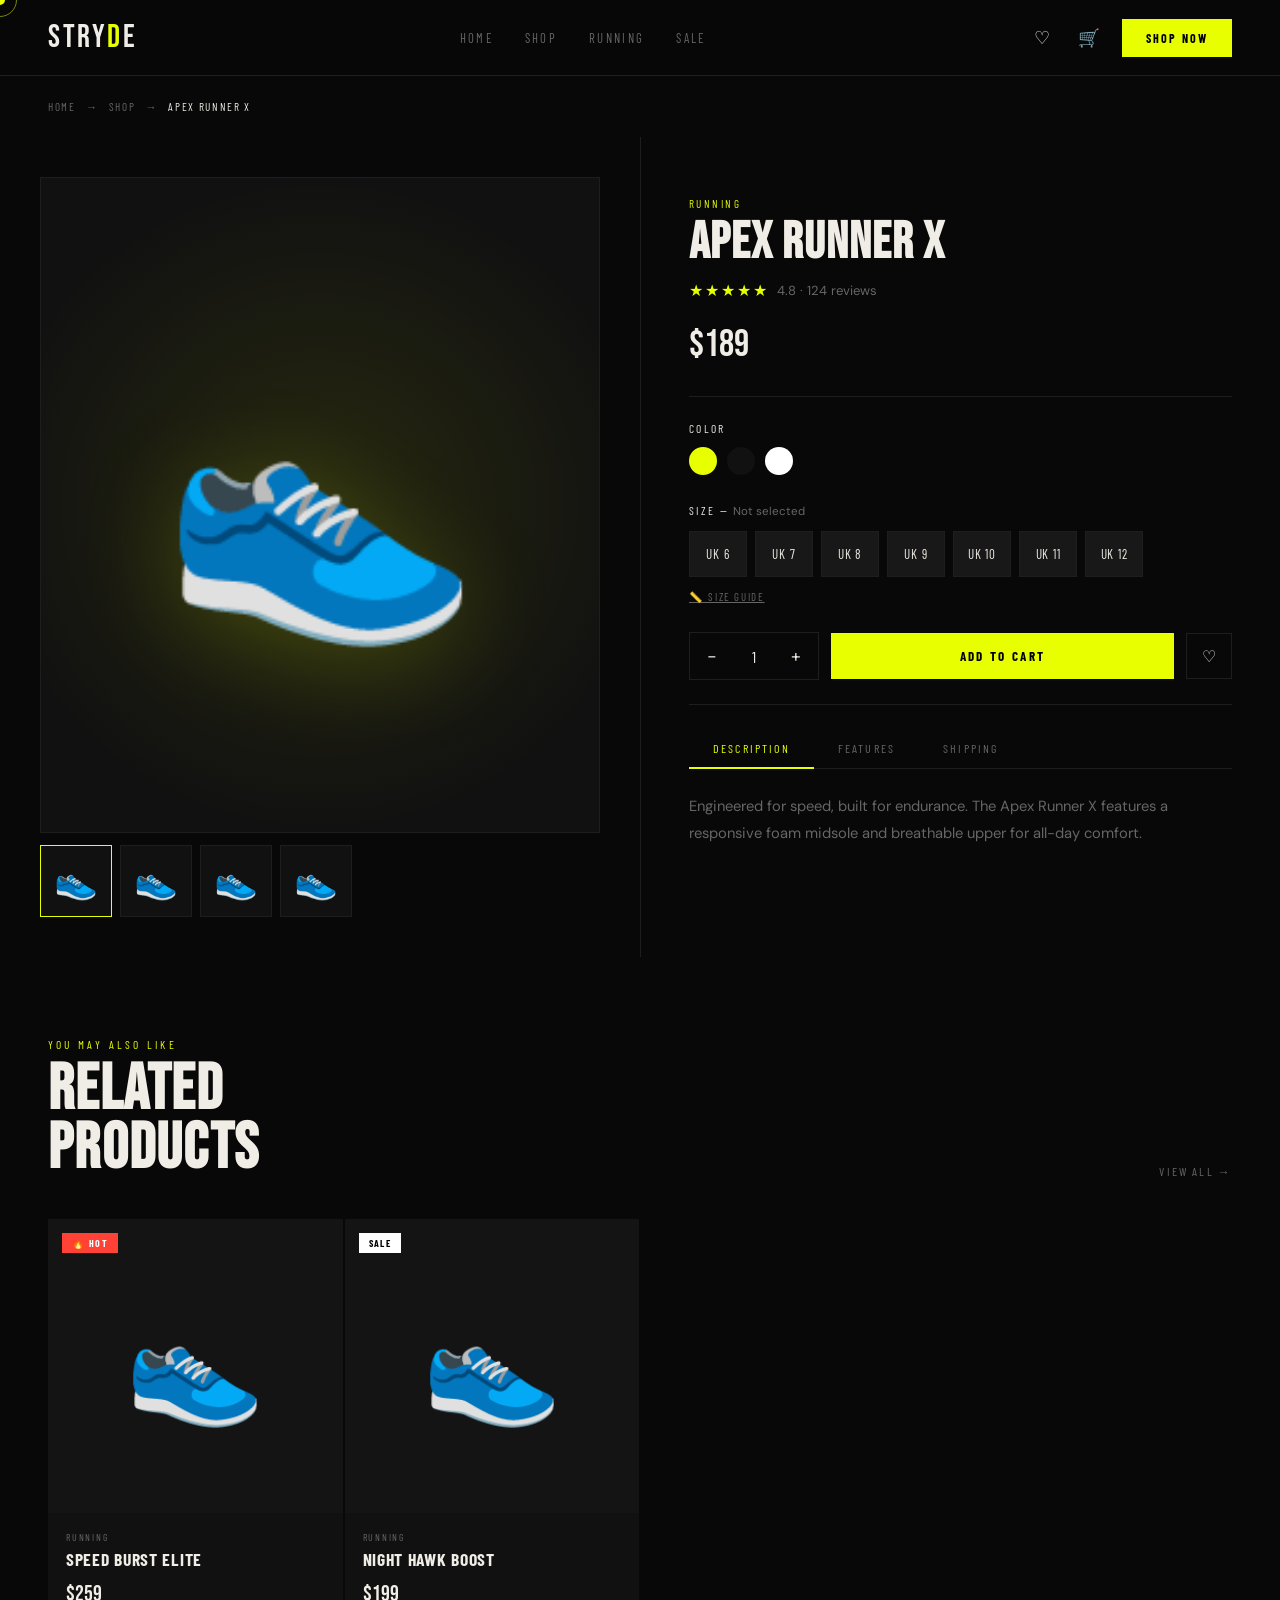
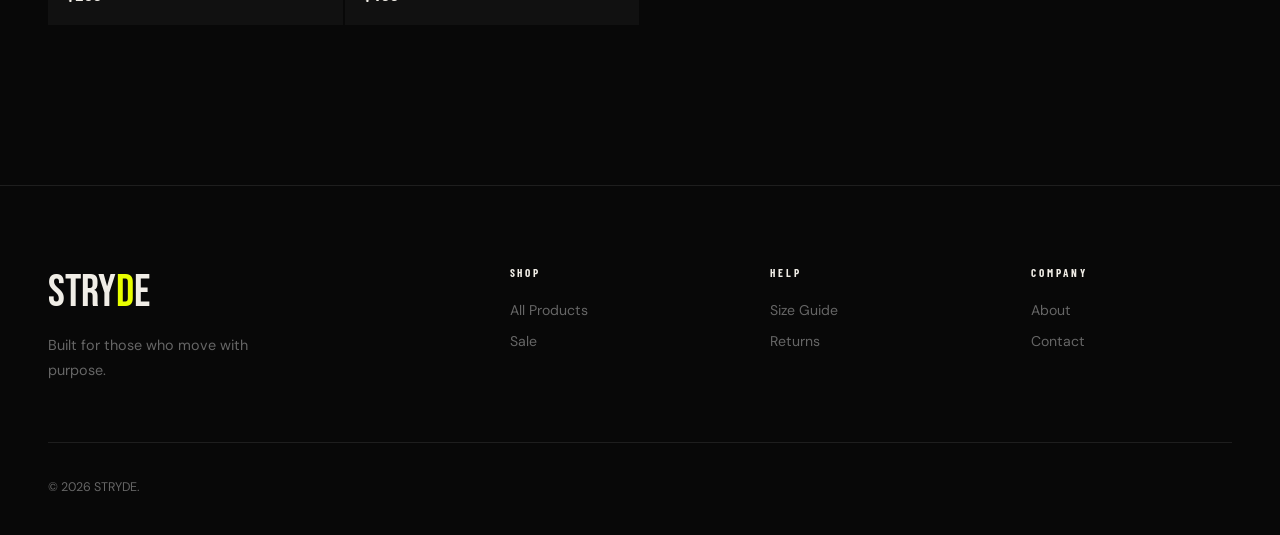
<file: product.html>
<!DOCTYPE html>
<html lang="en">
<head>
  <!-- Google tag (gtag.js) -->
<script async src="https://www.googletagmanager.com/gtag/js?id=G-5WYWSWEV5C"></script>
<script>
  window.dataLayer = window.dataLayer || [];
  function gtag(){dataLayer.push(arguments);}
  gtag('js', new Date());

  gtag('config', 'G-5WYWSWEV5C');
</script>
<meta charset="UTF-8"/>
<meta name="viewport" content="width=device-width,initial-scale=1.0"/>
<title>Product — STRYDE</title>
<link rel="stylesheet" href="shared.css"/>
<style>
.pd-layout{display:grid;grid-template-columns:1fr 1fr;gap:0;min-height:80vh;}
.pd-gallery{position:sticky;top:80px;height:calc(100vh - 80px);display:flex;flex-direction:column;padding:40px;}
.pd-main-img{flex:1;background:var(--surface);display:flex;align-items:center;justify-content:center;font-size:16rem;border:1px solid var(--border);margin-bottom:12px;position:relative;overflow:hidden;}
.pd-main-img .glow{position:absolute;inset:0;background:radial-gradient(ellipse 60% 50% at 50% 50%,rgba(232,255,0,.1),transparent);pointer-events:none;}
.pd-thumbs{display:flex;gap:8px;}
.pd-thumb{width:72px;height:72px;background:var(--surface);border:1px solid var(--border);display:flex;align-items:center;justify-content:center;font-size:2.2rem;cursor:none;transition:border-color .2s;}
.pd-thumb:hover,.pd-thumb.active{border-color:var(--accent);}
.pd-info{padding:60px 48px 80px;border-left:1px solid var(--border);overflow-y:auto;}
.pd-cat{font-family:var(--font-c);font-size:.7rem;letter-spacing:.22em;text-transform:uppercase;color:var(--accent);margin-bottom:10px;}
.pd-name{font-family:var(--font-d);font-size:clamp(2.8rem,4vw,4.5rem);line-height:.9;letter-spacing:.02em;margin-bottom:14px;}
.pd-rating{display:flex;align-items:center;gap:8px;margin-bottom:20px;}
.pd-stars{color:var(--accent);letter-spacing:2px;}
.pd-revcount{font-size:.82rem;color:var(--muted);}
.pd-price-row{display:flex;align-items:center;gap:12px;margin-bottom:28px;}
.pd-price{font-family:var(--font-d);font-size:2.4rem;}
.pd-old{font-size:1.1rem;color:var(--muted);text-decoration:line-through;}
.pd-save{font-family:var(--font-c);font-size:.7rem;letter-spacing:.14em;text-transform:uppercase;padding:4px 10px;background:var(--accent2);color:#fff;font-weight:700;}
.pd-divider{height:1px;background:var(--border);margin:24px 0;}
.pd-label{font-family:var(--font-c);font-size:.72rem;letter-spacing:.2em;text-transform:uppercase;margin-bottom:12px;color:var(--text);}
.pd-colors{display:flex;gap:10px;margin-bottom:28px;}
.pd-col{width:28px;height:28px;border-radius:50%;border:2px solid transparent;cursor:none;transition:border-color .2s;}
.pd-col:hover,.pd-col.active{border-color:var(--accent);}
.pd-sizes{display:flex;flex-wrap:wrap;gap:8px;margin-bottom:8px;}
.sz{width:58px;height:46px;background:var(--surface2);border:1px solid var(--border);color:var(--text);font-family:var(--font-c);font-size:.82rem;letter-spacing:.06em;transition:all .2s;}
.sz:hover,.sz.active{background:var(--accent);color:#000;border-color:var(--accent);}
.sz.oos{opacity:.3;cursor:not-allowed;text-decoration:line-through;}
.size-guide{font-family:var(--font-c);font-size:.68rem;letter-spacing:.15em;text-transform:uppercase;color:var(--muted);background:none;border:none;text-decoration:underline;margin-bottom:28px;transition:color .2s;}
.size-guide:hover{color:var(--accent);}
.pd-qty-row{display:flex;align-items:center;gap:12px;margin-bottom:20px;}
.pd-qty{display:flex;align-items:center;border:1px solid var(--border);}
.pd-qty button{width:44px;height:46px;background:none;border:none;color:var(--text);font-size:1.1rem;transition:background .2s;}
.pd-qty button:hover{background:var(--surface2);}
.pd-qty span{padding:0 16px;font-family:var(--font-c);font-size:1rem;min-width:40px;text-align:center;}
.pd-add{flex:1;height:46px;background:var(--accent);color:#000;border:2px solid var(--accent);font-family:var(--font-c);font-size:.82rem;letter-spacing:.18em;text-transform:uppercase;font-weight:700;transition:all .2s;}
.pd-add:hover{background:transparent;color:var(--accent);}
.pd-wish{height:46px;width:46px;background:none;border:1px solid var(--border);color:var(--text);font-size:1rem;transition:all .2s;}
.pd-wish:hover,.pd-wish.active{background:var(--accent2);border-color:var(--accent2);color:#fff;}
.pd-desc{font-size:.92rem;line-height:1.8;color:var(--muted);margin-bottom:28px;}
.pd-features{display:flex;flex-direction:column;gap:10px;margin-bottom:28px;}
.pd-feat{display:flex;align-items:center;gap:12px;font-size:.88rem;color:var(--muted);}
.pd-feat::before{content:'✓';color:var(--accent);font-weight:700;}
.pd-tabs{display:flex;gap:0;margin-bottom:24px;border-bottom:1px solid var(--border);}
.pd-tab{font-family:var(--font-c);font-size:.75rem;letter-spacing:.18em;text-transform:uppercase;padding:12px 24px;background:none;border:none;color:var(--muted);border-bottom:2px solid transparent;margin-bottom:-1px;transition:all .2s;}
.pd-tab.active{color:var(--accent);border-bottom-color:var(--accent);}
.pd-tab-content{display:none;}
.pd-tab-content.active{display:block;}
/* RELATED */
#related{padding:80px 48px;}
.related-grid{display:grid;grid-template-columns:repeat(4,1fr);gap:2px;}
@media(max-width:900px){.pd-layout{grid-template-columns:1fr;}.pd-gallery{position:relative;height:auto;padding:20px;}.pd-info{padding:20px;border-left:none;border-top:1px solid var(--border);}#related{padding:60px 20px;}.related-grid{grid-template-columns:1fr 1fr;}}
</style>
</head>
<body>
  
<div class="cursor" id="cur"></div>
<div class="cursor-ring" id="curR"></div>
<div class="cart-mask" id="cmask" onclick="closeCart()"></div>
<div class="cart-drawer" id="cdrawer">
  <div class="cd-head"><span class="cd-title">Cart (<span id="cdCount">0</span>)</span><button class="cd-close" onclick="closeCart()">✕</button></div>
  <div class="cd-items" id="cdItems"></div>
  <div class="cd-foot" id="cdFoot" style="display:none">
    <div class="cd-total-row"><span class="cd-total-label">Total</span><span class="cd-total-val" id="cdTotal">$0</span></div>
    <button class="cd-checkout" onclick="location.href='checkout.html'">Checkout →</button>
    <button class="cd-continue" onclick="closeCart()">Continue Shopping</button>
  </div>
</div>

<nav class="g-nav">
  <a href="index.html" class="g-nav-logo">STRY<span>D</span>E</a>
  <ul class="g-nav-links">
    <li><a href="index.html">Home</a></li>
    <li><a href="shop.html">Shop</a></li>
    <li><a href="shop.html?cat=Running">Running</a></li>
    <li><a href="shop.html?sale=1">Sale</a></li>
  </ul>
  <div class="g-nav-right">
    <button class="g-nav-icon" onclick="location.href='wishlist.html'">♡</button>
    <button class="g-nav-icon" onclick="openCart()" style="position:relative">🛒<span class="cart-badge" id="cb1">0</span></button>
    <button class="g-nav-cta" onclick="location.href='shop.html'">Shop Now</button>
  </div>
</nav>

<!-- BREADCRUMB -->
<div style="padding:100px 48px 0;display:flex;gap:10px;align-items:center;font-family:var(--font-c);font-size:.7rem;letter-spacing:.15em;text-transform:uppercase;color:var(--muted);">
  <a href="index.html" style="color:var(--muted);transition:color .2s;" onmouseover="this.style.color='var(--accent)'" onmouseout="this.style.color='var(--muted)'">Home</a>
  <span>→</span>
  <a href="shop.html" style="color:var(--muted);transition:color .2s;" onmouseover="this.style.color='var(--accent)'" onmouseout="this.style.color='var(--muted)'">Shop</a>
  <span>→</span>
  <span id="bcName" style="color:var(--text);">Product</span>
</div>

<!-- PRODUCT LAYOUT -->
<div class="pd-layout" style="margin-top:24px;">
  <div class="pd-gallery">
    <div class="pd-main-img">
      <div class="glow"></div>
      <div id="mainEmoji" style="animation:float 4s ease-in-out infinite;filter:drop-shadow(0 16px 48px rgba(232,255,0,.18));">👟</div>
    </div>
    <div class="pd-thumbs" id="thumbs"></div>
  </div>
  <div class="pd-info" id="pdInfo">Loading…</div>
</div>

<!-- RELATED -->
<section id="related">
  <div class="sec-hdr" style="display:flex;justify-content:space-between;align-items:flex-end;margin-bottom:40px;">
    <div><p class="sec-label">You May Also Like</p><h2 class="sec-title">RELATED<br>PRODUCTS</h2></div>
    <a href="shop.html" class="view-all" style="font-family:var(--font-c);font-size:.75rem;letter-spacing:.18em;text-transform:uppercase;color:var(--muted);display:flex;align-items:center;gap:6px;transition:color .2s;" onmouseover="this.style.color='var(--accent)'" onmouseout="this.style.color='var(--muted)'">View All →</a>
  </div>
  <div class="related-grid" id="relGrid"></div>
</section>

<footer class="g-footer">
  <div class="g-footer-top">
    <div><a href="index.html" class="g-footer-logo">STRY<span>D</span>E</a><p class="g-footer-tagline">Built for those who move with purpose.</p></div>
    <div><p class="g-fcol-title">Shop</p><ul class="g-fcol-links"><li><a href="shop.html">All Products</a></li><li><a href="shop.html?sale=1">Sale</a></li></ul></div>
    <div><p class="g-fcol-title">Help</p><ul class="g-fcol-links"><li><a href="#">Size Guide</a></li><li><a href="#">Returns</a></li></ul></div>
    <div><p class="g-fcol-title">Company</p><ul class="g-fcol-links"><li><a href="#">About</a></li><li><a href="#">Contact</a></li></ul></div>
  </div>
  <div class="g-footer-bottom"><p class="g-copy">© 2026 STRYDE.</p></div>
</footer>

<script src="shared.js"></script>
<script>
let product, selectedSize=null, qty=1;

function loadProduct(){
  const id = parseInt(new URLSearchParams(location.search).get('id'))||1;
  product = PRODUCTS.find(p=>p.id===id)||PRODUCTS[0];
  document.title = product.name + ' — STRYDE';
  document.getElementById('bcName').textContent = product.name;
  document.getElementById('mainEmoji').textContent = product.emoji;

  // Thumbs (same emoji, 4 views)
  document.getElementById('thumbs').innerHTML = [product.emoji,product.emoji,product.emoji,product.emoji].map((e,i) =>
    `<div class="pd-thumb ${i===0?'active':''}" onclick="setThumb(this)">${e}</div>`
  ).join('');

  const save = product.oldPrice ? Math.round((1 - product.price/product.oldPrice)*100) : 0;

  document.getElementById('pdInfo').innerHTML = `
    <p class="pd-cat">${product.category}</p>
    <h1 class="pd-name">${product.name}</h1>
    <div class="pd-rating">
      <span class="pd-stars">${'★'.repeat(Math.round(product.rating))}${'☆'.repeat(5-Math.round(product.rating))}</span>
      <span class="pd-revcount">${product.rating} · ${product.reviews} reviews</span>
    </div>
    <div class="pd-price-row">
      ${product.oldPrice?`<span class="pd-old">$${product.oldPrice}</span>`:''}
      <span class="pd-price">$${product.price}</span>
      ${save?`<span class="pd-save">Save ${save}%</span>`:''}
    </div>
    <div class="pd-divider"></div>

    <p class="pd-label">Color</p>
    <div class="pd-colors">
      ${product.colors.map((c,i)=>`<div class="pd-col ${i===0?'active':''}" style="background:${c}" onclick="selColor(this)" title="${c}"></div>`).join('')}
    </div>

    <p class="pd-label">Size — <span id="selSzLabel" style="color:var(--muted);text-transform:none;letter-spacing:0;font-family:var(--font-b);">Not selected</span></p>
    <div class="pd-sizes">
      ${product.sizes.map(s=>`<button class="sz" onclick="selSz(${s},this)">UK ${s}</button>`).join('')}
    </div>
    <button class="size-guide" onclick="showToast('Size guide coming soon!')">📏 Size Guide</button>

    <div class="pd-qty-row">
      <div class="pd-qty">
        <button onclick="changeQty(-1)">−</button>
        <span id="qtyDisp">1</span>
        <button onclick="changeQty(1)">+</button>
      </div>
      <button class="pd-add" onclick="addProduct()">Add to Cart</button>
      <button class="pd-wish ${STORE.isWishlisted(product.id)?'active':''}" id="wishBtn" onclick="toggleWish()">♡</button>
    </div>

    <div class="pd-divider"></div>

    <div class="pd-tabs">
      <button class="pd-tab active" onclick="switchTab(this,'desc')">Description</button>
      <button class="pd-tab" onclick="switchTab(this,'features')">Features</button>
      <button class="pd-tab" onclick="switchTab(this,'shipping')">Shipping</button>
    </div>

    <div id="tab-desc" class="pd-tab-content active">
      <p class="pd-desc">${product.desc}</p>
    </div>
    <div id="tab-features" class="pd-tab-content">
      <div class="pd-features">
        <div class="pd-feat">Premium breathable mesh upper</div>
        <div class="pd-feat">Responsive foam midsole</div>
        <div class="pd-feat">Durable rubber outsole</div>
        <div class="pd-feat">Reinforced heel counter</div>
        <div class="pd-feat">Reflective branding details</div>
      </div>
    </div>
    <div id="tab-shipping" class="pd-tab-content">
      <div class="pd-features">
        <div class="pd-feat">Free shipping on orders over $100</div>
        <div class="pd-feat">Standard delivery: 3–5 business days</div>
        <div class="pd-feat">Express delivery: 1–2 business days</div>
        <div class="pd-feat">Free returns within 30 days</div>
      </div>
    </div>
  `;

  renderRelated();
}

function setThumb(el){ document.querySelectorAll('.pd-thumb').forEach(t=>t.classList.remove('active')); el.classList.add('active'); }
function selColor(el){ document.querySelectorAll('.pd-col').forEach(c=>c.classList.remove('active')); el.classList.add('active'); }
function selSz(s,el){
  selectedSize=s;
  document.querySelectorAll('.sz').forEach(b=>b.classList.remove('active'));
  el.classList.add('active');
  document.getElementById('selSzLabel').textContent='UK '+s;
}
function changeQty(d){ qty=Math.max(1,qty+d); document.getElementById('qtyDisp').textContent=qty; }
function addProduct(){
  if(!selectedSize){ showToast('Please select a size!','error'); return; }
  for(let i=0;i<qty;i++) STORE.addToCart(product.id,'UK '+selectedSize);
  renderCart(); openCart();
  showToast(`${product.name} added to cart! 👟`);
}
function toggleWish(){
  STORE.toggleWishlist(product.id);
  const btn=document.getElementById('wishBtn');
  btn.classList.toggle('active');
  showToast(STORE.isWishlisted(product.id)?'Added to wishlist ♡':'Removed from wishlist');
}
function switchTab(el, id){
  document.querySelectorAll('.pd-tab').forEach(t=>t.classList.remove('active'));
  document.querySelectorAll('.pd-tab-content').forEach(t=>t.classList.remove('active'));
  el.classList.add('active');
  document.getElementById('tab-'+id).classList.add('active');
}

function renderRelated(){
  const related = PRODUCTS.filter(p=>p.id!==product.id&&p.category===product.category).slice(0,4);
  document.getElementById('relGrid').innerHTML = related.map(p => `
    <div class="p-card reveal">
      <div class="p-img-wrap"><div class="p-img">${p.emoji}</div></div>
      ${p.tag?`<span class="p-tag tag-${p.tag}">${p.tag==='new'?'New':p.tag==='hot'?'🔥 Hot':'Sale'}</span>`:''}
      <div class="p-overlay">
        <a href="product.html?id=${p.id}" style="font-family:var(--font-c);font-size:.78rem;letter-spacing:.18em;text-transform:uppercase;padding:12px 26px;background:var(--accent);color:#000;font-weight:700;">View Product</a>
      </div>
      <div class="p-info">
        <p class="p-cat">${p.category}</p>
        <p class="p-name"><a href="product.html?id=${p.id}" style="color:inherit;">${p.name}</a></p>
        <div class="p-footer"><div class="p-price">$${p.price}</div></div>
      </div>
    </div>`).join('');
  document.querySelectorAll('.reveal').forEach(el=>{
    const obs=new IntersectionObserver(([e])=>{if(e.isIntersecting){e.target.classList.add('visible');obs.disconnect();}},{threshold:.05});
    obs.observe(el);
  });
}

// CART
function openCart(){ document.getElementById('cdrawer').classList.add('open'); document.getElementById('cmask').classList.add('open'); renderCart(); }
function closeCart(){ document.getElementById('cdrawer').classList.remove('open'); document.getElementById('cmask').classList.remove('open'); }
function renderCart(){
  const items=STORE.cart,el=document.getElementById('cdItems'),foot=document.getElementById('cdFoot');
  document.getElementById('cdCount').textContent=STORE.cartCount();
  document.getElementById('cdTotal').textContent='$'+STORE.cartTotal().toLocaleString();
  updateCartBadge();
  if(!items.length){ el.innerHTML='<div class="cd-empty"><div class="cd-empty-icon">👟</div><p>Cart is empty</p></div>'; foot.style.display='none'; return; }
  foot.style.display='block';
  el.innerHTML=items.map(i=>`<div class="cd-item"><div class="cd-item-img">${i.emoji}</div><div class="cd-item-info"><p class="cd-item-name">${i.name}</p><p class="cd-item-meta">Size: ${i.size}</p><div class="cd-item-row"><span class="cd-item-price">$${i.price*i.qty}</span><div class="cd-qty"><button onclick="qtyChange('${i.key}',-1)">−</button><span>${i.qty}</span><button onclick="qtyChange('${i.key}',1)">+</button></div></div><button class="cd-remove" onclick="removeItem('${i.key}')">Remove</button></div></div>`).join('');
}
function qtyChange(k,d){ STORE.updateQty(k,d); renderCart(); }
function removeItem(k){ STORE.removeFromCart(k); renderCart(); }

// CURSOR
const cur=document.getElementById('cur'),curR=document.getElementById('curR');
let mx=0,my=0,rx=0,ry=0;
document.addEventListener('mousemove',e=>{mx=e.clientX;my=e.clientY;});
(function loop(){cur.style.left=mx+'px';cur.style.top=my+'px';rx+=(mx-rx)*.12;ry+=(my-ry)*.12;curR.style.left=rx+'px';curR.style.top=ry+'px';requestAnimationFrame(loop);})();
document.addEventListener('mouseover',e=>{if(e.target.matches('a,button,.p-card'))curR.classList.add('hov');else curR.classList.remove('hov');});

loadProduct();
updateCartBadge();
</script>
</body>
</html>
</file>
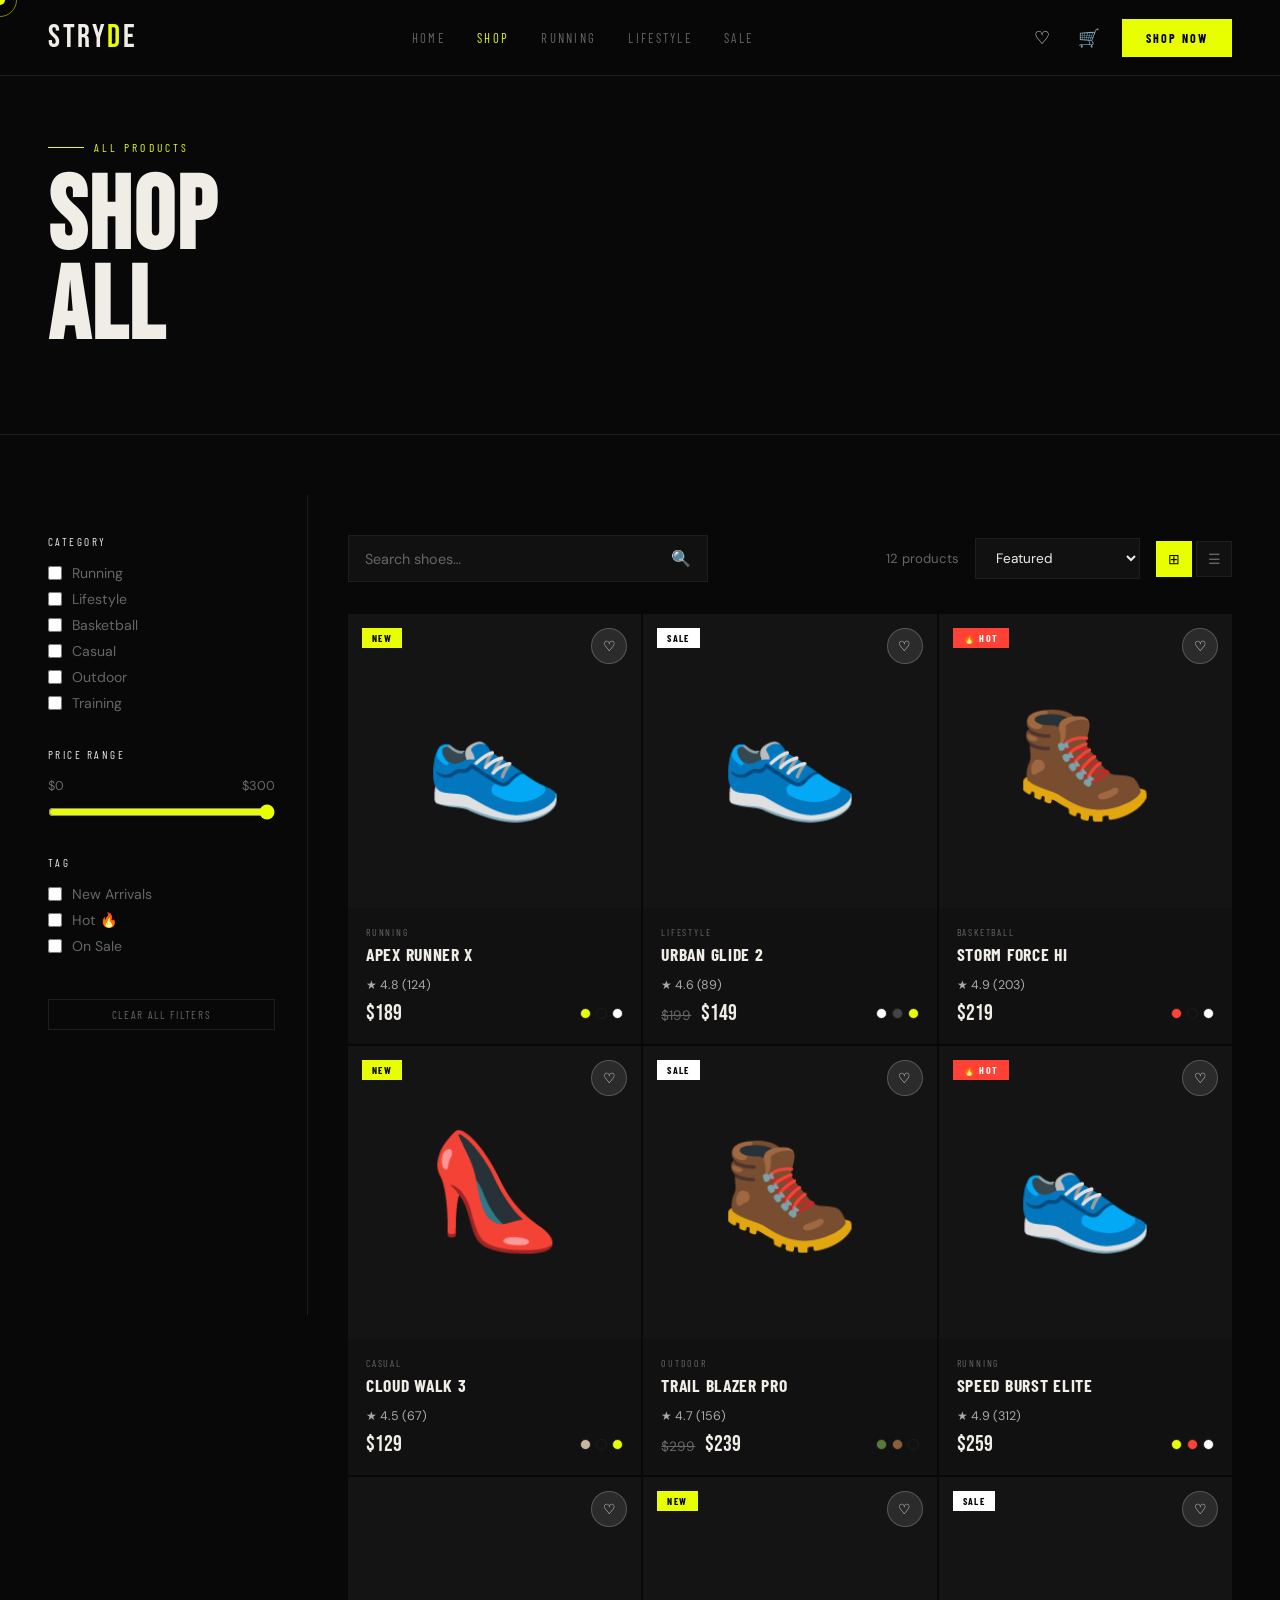
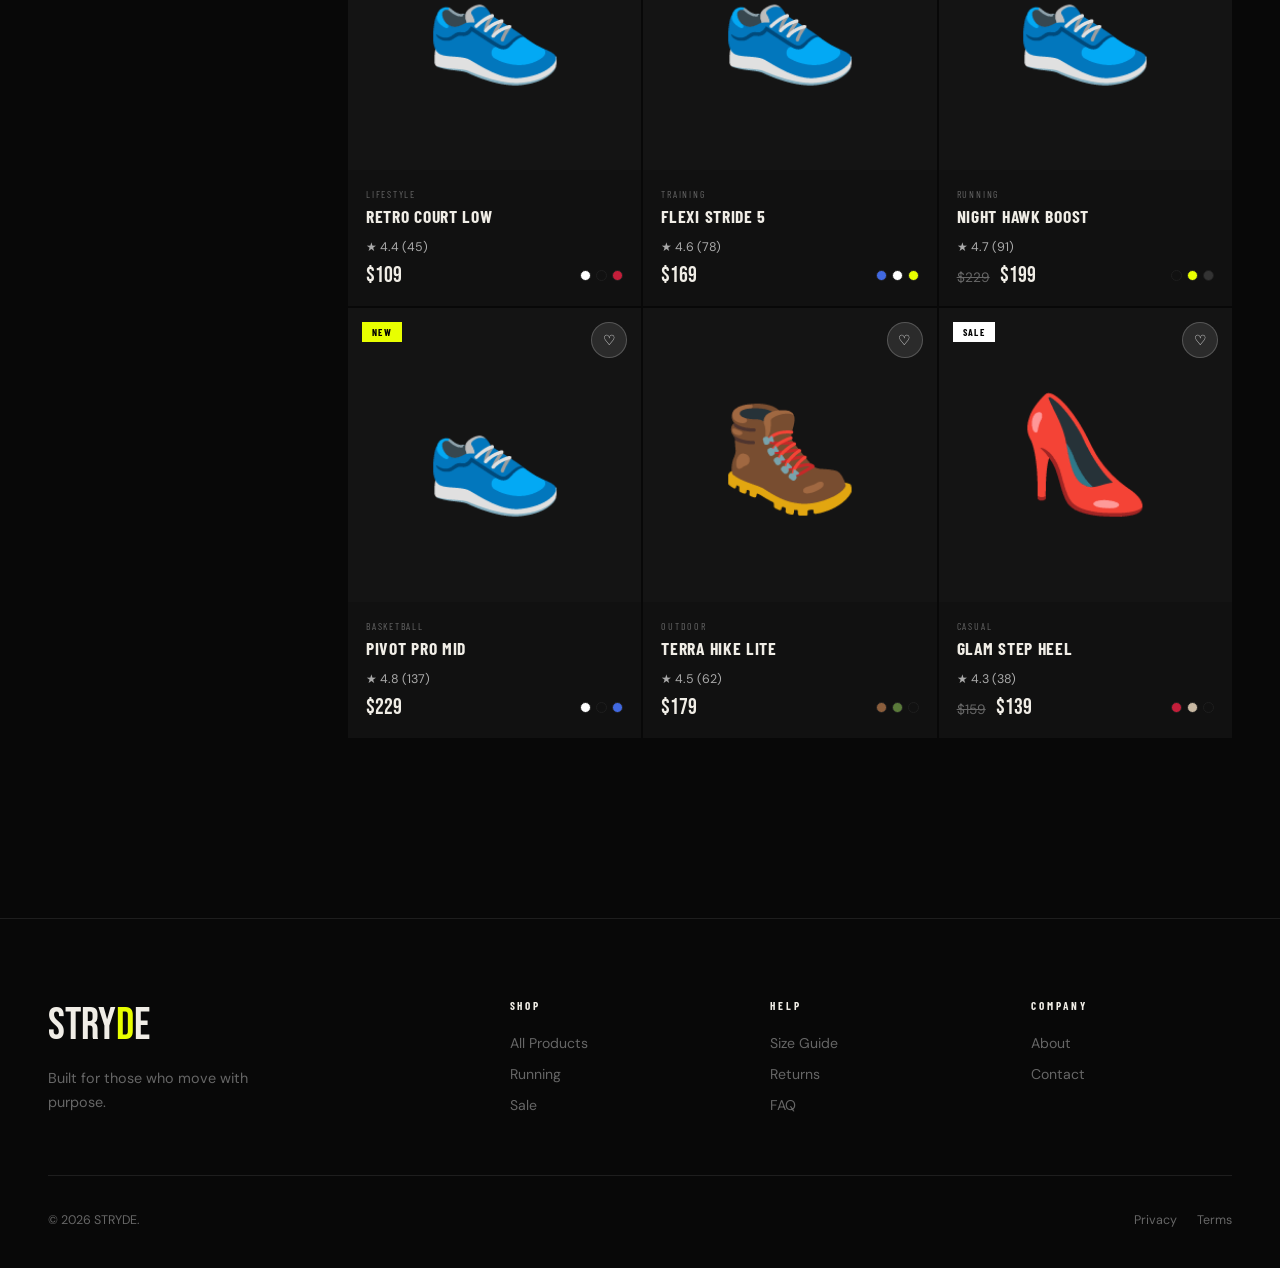
<file: shop.html>
<!DOCTYPE html>
<html lang="en">
<head>
  <!-- Google tag (gtag.js) -->
<script async src="https://www.googletagmanager.com/gtag/js?id=G-5WYWSWEV5C"></script>
<script>
  window.dataLayer = window.dataLayer || [];
  function gtag(){dataLayer.push(arguments);}
  gtag('js', new Date());

  gtag('config', 'G-5WYWSWEV5C');
</script>
<meta charset="UTF-8"/>
<meta name="viewport" content="width=device-width,initial-scale=1.0"/>
<title>Shop — STRYDE</title>
<link rel="stylesheet" href="shared.css"/>
<style>
.shop-layout{display:grid;grid-template-columns:260px 1fr;gap:0;min-height:80vh;padding:0 48px 100px;}
/* SIDEBAR */
.sidebar{padding:40px 32px 40px 0;border-right:1px solid var(--border);position:sticky;top:80px;height:calc(100vh - 80px);overflow-y:auto;}
.sb-section{margin-bottom:36px;}
.sb-title{font-family:var(--font-c);font-size:.7rem;letter-spacing:.22em;text-transform:uppercase;margin-bottom:16px;color:var(--text);}
.sb-options{display:flex;flex-direction:column;gap:8px;}
.sb-option{display:flex;align-items:center;gap:10px;font-size:.88rem;color:var(--muted);cursor:none;transition:color .2s;}
.sb-option:hover,.sb-option.active{color:var(--accent);}
.sb-option input[type=checkbox]{accent-color:var(--accent);width:14px;height:14px;cursor:none;}
.sb-option-dot{width:14px;height:14px;border-radius:50%;border:1px solid var(--border);flex-shrink:0;}
.sb-option-dot.active{border-color:var(--accent);}
.price-range{display:flex;flex-direction:column;gap:10px;}
.price-row{display:flex;justify-content:space-between;font-size:.8rem;color:var(--muted);}
input[type=range]{width:100%;accent-color:var(--accent);}
.clear-btn{font-family:var(--font-c);font-size:.7rem;letter-spacing:.15em;text-transform:uppercase;color:var(--muted);background:none;border:1px solid var(--border);padding:8px 16px;transition:all .2s;margin-top:8px;width:100%;}
.clear-btn:hover{border-color:var(--accent);color:var(--accent);}
/* MAIN */
.shop-main{padding:40px 0 0 40px;}
.shop-toolbar{display:flex;justify-content:space-between;align-items:center;margin-bottom:32px;flex-wrap:wrap;gap:16px;}
.shop-search{display:flex;align-items:center;gap:0;background:var(--surface);border:1px solid var(--border);flex:1;max-width:360px;}
.shop-search input{flex:1;padding:12px 16px;background:none;border:none;color:var(--text);font-family:var(--font-b);font-size:.9rem;outline:none;}
.shop-search input::placeholder{color:var(--muted);}
.shop-search button{padding:12px 16px;background:none;border:none;color:var(--muted);font-size:1rem;transition:color .2s;}
.shop-search button:hover{color:var(--accent);}
.shop-right{display:flex;align-items:center;gap:16px;}
.shop-count{font-size:.82rem;color:var(--muted);white-space:nowrap;}
.sort-select{padding:10px 16px;background:var(--surface);border:1px solid var(--border);color:var(--text);font-family:var(--font-b);font-size:.85rem;outline:none;cursor:none;}
.sort-select option{background:var(--surface);}
.view-btns{display:flex;gap:4px;}
.view-btn{width:36px;height:36px;background:var(--surface);border:1px solid var(--border);color:var(--muted);font-size:.9rem;transition:all .2s;}
.view-btn.active,.view-btn:hover{background:var(--accent);color:#000;border-color:var(--accent);}
.shop-grid{display:grid;grid-template-columns:repeat(auto-fill,minmax(240px,1fr));gap:2px;}
.shop-grid.list{grid-template-columns:1fr;}
.shop-grid.list .p-card{display:grid;grid-template-columns:220px 1fr;height:160px;}
.shop-grid.list .p-img-wrap{aspect-ratio:auto;height:160px;}
.shop-grid.list .p-overlay{display:none;}
.shop-grid.list .p-info{padding:24px 28px;display:flex;flex-direction:column;justify-content:center;}
.shop-grid.list .p-name{font-size:1.3rem;}
.no-results{text-align:center;padding:80px 20px;color:var(--muted);grid-column:1/-1;}
.no-results-icon{font-size:4rem;margin-bottom:16px;}
.active-filters{display:flex;gap:8px;flex-wrap:wrap;margin-bottom:20px;}
.af-tag{display:flex;align-items:center;gap:6px;padding:5px 12px;background:var(--surface2);border:1px solid var(--border);font-family:var(--font-c);font-size:.68rem;letter-spacing:.12em;text-transform:uppercase;color:var(--muted);}
.af-tag button{background:none;border:none;color:var(--muted);font-size:.7rem;transition:color .2s;}
.af-tag button:hover{color:var(--accent2);}
@media(max-width:900px){.shop-layout{grid-template-columns:1fr;padding:0 20px 80px;}.sidebar{display:none;}.shop-main{padding:20px 0 0;}}
</style>
</head>
<body>
  
<div class="cursor" id="cur"></div>
<div class="cursor-ring" id="curR"></div>
<div class="cart-mask" id="cmask" onclick="closeCart()"></div>
<div class="cart-drawer" id="cdrawer">
  <div class="cd-head"><span class="cd-title">Cart (<span id="cdCount">0</span>)</span><button class="cd-close" onclick="closeCart()">✕</button></div>
  <div class="cd-items" id="cdItems"></div>
  <div class="cd-foot" id="cdFoot" style="display:none">
    <div class="cd-total-row"><span class="cd-total-label">Total</span><span class="cd-total-val" id="cdTotal">$0</span></div>
    <button class="cd-checkout" onclick="location.href='checkout.html'">Checkout →</button>
    <button class="cd-continue" onclick="closeCart()">Continue Shopping</button>
  </div>
</div>

<!-- SIZE MODAL -->
<div class="modal-bg" id="sizeModal" style="position:fixed;inset:0;background:rgba(0,0,0,.7);z-index:900;opacity:0;pointer-events:none;transition:opacity .3s;display:flex;align-items:center;justify-content:center;">
  <div style="background:var(--surface);width:480px;max-width:96vw;padding:36px;position:relative;">
    <button style="position:absolute;top:16px;right:16px;background:none;border:none;color:var(--muted);font-size:1.2rem;" onclick="closeModal()">✕</button>
    <p style="font-family:var(--font-c);font-size:1.1rem;letter-spacing:.12em;text-transform:uppercase;margin-bottom:6px;">Select Size</p>
    <p style="color:var(--muted);font-size:.88rem;margin-bottom:24px;" id="modalProd">—</p>
    <div style="display:flex;flex-wrap:wrap;gap:8px;margin-bottom:28px;" id="modalSizes"></div>
    <button style="width:100%;padding:14px;background:var(--accent);color:#000;border:none;font-family:var(--font-c);font-size:.82rem;letter-spacing:.18em;text-transform:uppercase;font-weight:700;" onclick="confirmAdd()">Add to Cart</button>
  </div>
</div>

<nav class="g-nav">
  <a href="index.html" class="g-nav-logo">STRY<span>D</span>E</a>
  <ul class="g-nav-links">
    <li><a href="index.html">Home</a></li>
    <li><a href="shop.html" class="active">Shop</a></li>
    <li><a href="shop.html?cat=Running">Running</a></li>
    <li><a href="shop.html?cat=Lifestyle">Lifestyle</a></li>
    <li><a href="shop.html?sale=1">Sale</a></li>
  </ul>
  <div class="g-nav-right">
    <button class="g-nav-icon" onclick="location.href='wishlist.html'">♡</button>
    <button class="g-nav-icon" onclick="openCart()" style="position:relative">🛒<span class="cart-badge" id="cb1">0</span></button>
    <button class="g-nav-cta" onclick="location.href='shop.html'">Shop Now</button>
  </div>
</nav>

<div class="page-hero">
  <p class="page-hero-label">All Products</p>
  <h1 class="page-hero-title" id="shopTitle">SHOP<br>ALL</h1>
</div>

<div style="padding:0 48px;margin-top:40px;" class="reveal">
  <div class="active-filters" id="activeFiltEl"></div>
</div>

<div class="shop-layout">
  <!-- SIDEBAR -->
  <aside class="sidebar">
    <div class="sb-section">
      <p class="sb-title">Category</p>
      <div class="sb-options" id="catFilters"></div>
    </div>
    <div class="sb-section">
      <p class="sb-title">Price Range</p>
      <div class="price-range">
        <div class="price-row"><span>$0</span><span id="priceVal">$300</span></div>
        <input type="range" min="0" max="300" value="300" id="priceRange" oninput="priceFilter(this.value)"/>
      </div>
    </div>
    <div class="sb-section">
      <p class="sb-title">Tag</p>
      <div class="sb-options">
        <label class="sb-option"><input type="checkbox" id="fNew" onchange="applyFilters()"/> New Arrivals</label>
        <label class="sb-option"><input type="checkbox" id="fHot" onchange="applyFilters()"/> Hot 🔥</label>
        <label class="sb-option"><input type="checkbox" id="fSale" onchange="applyFilters()"/> On Sale</label>
      </div>
    </div>
    <button class="clear-btn" onclick="clearFilters()">Clear All Filters</button>
  </aside>

  <!-- MAIN -->
  <main class="shop-main">
    <div class="shop-toolbar">
      <div class="shop-search">
        <input type="text" id="searchInput" placeholder="Search shoes…" oninput="applyFilters()"/>
        <button>🔍</button>
      </div>
      <div class="shop-right">
        <span class="shop-count" id="shopCount">12 products</span>
        <select class="sort-select" id="sortSel" onchange="applyFilters()">
          <option value="default">Featured</option>
          <option value="price-asc">Price: Low → High</option>
          <option value="price-desc">Price: High → Low</option>
          <option value="rating">Top Rated</option>
          <option value="name">Name A-Z</option>
        </select>
        <div class="view-btns">
          <button class="view-btn active" id="vGrid" onclick="setView('grid')">⊞</button>
          <button class="view-btn" id="vList" onclick="setView('list')">☰</button>
        </div>
      </div>
    </div>
    <div class="shop-grid" id="shopGrid"></div>
  </main>
</div>

<footer class="g-footer">
  <div class="g-footer-top">
    <div><a href="index.html" class="g-footer-logo">STRY<span>D</span>E</a><p class="g-footer-tagline">Built for those who move with purpose.</p></div>
    <div><p class="g-fcol-title">Shop</p><ul class="g-fcol-links"><li><a href="shop.html">All Products</a></li><li><a href="shop.html?cat=Running">Running</a></li><li><a href="shop.html?sale=1">Sale</a></li></ul></div>
    <div><p class="g-fcol-title">Help</p><ul class="g-fcol-links"><li><a href="#">Size Guide</a></li><li><a href="#">Returns</a></li><li><a href="#">FAQ</a></li></ul></div>
    <div><p class="g-fcol-title">Company</p><ul class="g-fcol-links"><li><a href="#">About</a></li><li><a href="#">Contact</a></li></ul></div>
  </div>
  <div class="g-footer-bottom"><p class="g-copy">© 2026 STRYDE.</p><div class="g-legal"><a href="#">Privacy</a><a href="#">Terms</a></div></div>
</footer>

<script src="shared.js"></script>
<script>
let activeFilters = { cats: [], maxPrice: 300, tags: [], search: '' };
let viewMode = 'grid';
let modalProductId = null, selectedSize = null;

// ── URL PARAMS ────────────────────────────
function readParams() {
  const p = new URLSearchParams(location.search);
  if (p.get('cat')) { activeFilters.cats = [p.get('cat')]; document.getElementById('shopTitle').innerHTML = p.get('cat').toUpperCase() + '<br>SHOES'; }
  if (p.get('sale')) { activeFilters.tags = ['sale']; document.getElementById('fSale').checked = true; document.getElementById('shopTitle').innerHTML = 'SALE<br>PICKS'; }
  renderCatFilters();
}

// ── FILTERS ───────────────────────────────
function renderCatFilters() {
  const cats = [...new Set(PRODUCTS.map(p => p.category))];
  document.getElementById('catFilters').innerHTML = cats.map(c => `
    <label class="sb-option ${activeFilters.cats.includes(c)?'active':''}">
      <input type="checkbox" ${activeFilters.cats.includes(c)?'checked':''} onchange="toggleCat('${c}',this)"/> ${c}
    </label>`).join('');
}
function toggleCat(cat, el) {
  const idx = activeFilters.cats.indexOf(cat);
  if (idx > -1) activeFilters.cats.splice(idx, 1); else activeFilters.cats.push(cat);
  el.closest('.sb-option').classList.toggle('active');
  applyFilters();
}
function priceFilter(v) {
  activeFilters.maxPrice = parseInt(v);
  document.getElementById('priceVal').textContent = '$' + v;
  applyFilters();
}
function clearFilters() {
  activeFilters = { cats: [], maxPrice: 300, tags: [], search: '' };
  document.getElementById('priceRange').value = 300;
  document.getElementById('priceVal').textContent = '$300';
  document.getElementById('searchInput').value = '';
  document.getElementById('fNew').checked = false;
  document.getElementById('fHot').checked = false;
  document.getElementById('fSale').checked = false;
  renderCatFilters();
  applyFilters();
}

function applyFilters() {
  activeFilters.search = document.getElementById('searchInput').value.toLowerCase();
  activeFilters.tags = [];
  if (document.getElementById('fNew').checked) activeFilters.tags.push('new');
  if (document.getElementById('fHot').checked) activeFilters.tags.push('hot');
  if (document.getElementById('fSale').checked) activeFilters.tags.push('sale');

  let results = PRODUCTS.filter(p => {
    if (activeFilters.cats.length && !activeFilters.cats.includes(p.category)) return false;
    if (p.price > activeFilters.maxPrice) return false;
    if (activeFilters.tags.length && !activeFilters.tags.includes(p.tag)) return false;
    if (activeFilters.search && !p.name.toLowerCase().includes(activeFilters.search)) return false;
    return true;
  });

  const sort = document.getElementById('sortSel').value;
  if (sort === 'price-asc') results.sort((a,b) => a.price - b.price);
  else if (sort === 'price-desc') results.sort((a,b) => b.price - a.price);
  else if (sort === 'rating') results.sort((a,b) => b.rating - a.rating);
  else if (sort === 'name') results.sort((a,b) => a.name.localeCompare(b.name));

  renderActiveFilters();
  renderGrid(results);
}

function renderActiveFilters() {
  const tags = [];
  activeFilters.cats.forEach(c => tags.push({ label: c, remove: () => { const i = activeFilters.cats.indexOf(c); if(i>-1) activeFilters.cats.splice(i,1); renderCatFilters(); applyFilters(); } }));
  if (activeFilters.maxPrice < 300) tags.push({ label: `Under $${activeFilters.maxPrice}`, remove: () => { activeFilters.maxPrice=300; document.getElementById('priceRange').value=300; document.getElementById('priceVal').textContent='$300'; applyFilters(); } });
  activeFilters.tags.forEach(t => tags.push({ label: t, remove: () => { document.getElementById('f'+t[0].toUpperCase()+t.slice(1)).checked=false; applyFilters(); } }));

  document.getElementById('activeFiltEl').innerHTML = tags.map((t,i) =>
    `<span class="af-tag">${t.label}<button onclick="removeFilter(${i})">✕</button></span>`
  ).join('');
  window._filterRemovers = tags.map(t => t.remove);
}
function removeFilter(i) { window._filterRemovers[i](); }

function renderGrid(products) {
  document.getElementById('shopCount').textContent = products.length + ' product' + (products.length===1?'':'s');
  if (!products.length) {
    document.getElementById('shopGrid').innerHTML = '<div class="no-results"><div class="no-results-icon">🔍</div><p>No products match your filters.</p></div>';
    return;
  }
  document.getElementById('shopGrid').innerHTML = products.map(p => `
    <div class="p-card reveal">
      <div class="p-img-wrap"><div class="p-img">${p.emoji}</div></div>
      ${p.tag ? `<span class="p-tag tag-${p.tag}">${p.tag==='new'?'New':p.tag==='hot'?'🔥 Hot':'Sale'}</span>` : ''}
      <button class="p-wishlist-btn ${STORE.isWishlisted(p.id)?'active':''}" onclick="toggleWish(${p.id},this)">♡</button>
      <div class="p-overlay">
        <button class="p-quick-add" onclick="openSizeModal(${p.id})">Quick Add</button>
        <a href="product.html?id=${p.id}" style="font-family:var(--font-c);font-size:.7rem;letter-spacing:.15em;text-transform:uppercase;color:#fff;opacity:.7;margin-top:4px;">Details →</a>
      </div>
      <div class="p-info">
        <p class="p-cat">${p.category}</p>
        <p class="p-name"><a href="product.html?id=${p.id}" style="color:inherit;">${p.name}</a></p>
        <div style="font-size:.78rem;color:#aaa;margin-bottom:8px;">★ ${p.rating} (${p.reviews})</div>
        <div class="p-footer">
          <div class="p-price">${p.oldPrice?`<span class="p-old">$${p.oldPrice}</span>`:''} $${p.price}</div>
          <div class="p-dots">${p.colors.map(c=>`<div class="p-dot" style="background:${c}"></div>`).join('')}</div>
        </div>
      </div>
    </div>`).join('');
  document.querySelectorAll('.reveal').forEach(el => {
    const obs = new IntersectionObserver(([e]) => { if(e.isIntersecting){e.target.classList.add('visible');obs.disconnect();} },{threshold:.05});
    obs.observe(el);
  });
}

function setView(v) {
  viewMode = v;
  document.getElementById('shopGrid').className = 'shop-grid' + (v==='list'?' list':'');
  document.getElementById('vGrid').classList.toggle('active', v==='grid');
  document.getElementById('vList').classList.toggle('active', v==='list');
}

function toggleWish(id, btn) { STORE.toggleWishlist(id); btn.classList.toggle('active'); showToast(STORE.isWishlisted(id)?'Added to wishlist ♡':'Removed from wishlist'); }

// SIZE MODAL
function openSizeModal(id) {
  const p = PRODUCTS.find(x=>x.id===id); modalProductId=id; selectedSize=null;
  document.getElementById('modalProd').textContent = p.name;
  document.getElementById('modalSizes').innerHTML = p.sizes.map(s =>
    `<button style="width:52px;height:44px;background:var(--surface2);border:1px solid var(--border);color:var(--text);font-family:var(--font-c);font-size:.82rem;cursor:none;transition:all .2s;" onmouseover="this.style.background='var(--accent)';this.style.color='#000'" onmouseout="if(!this.classList.contains('s')){this.style.background='var(--surface2)';this.style.color='var(--text)'}" onclick="selSz(${s},this)">UK ${s}</button>`
  ).join('');
  document.getElementById('sizeModal').style.opacity='1'; document.getElementById('sizeModal').style.pointerEvents='all';
}
function selSz(s,el){ selectedSize=s; document.querySelectorAll('#modalSizes button').forEach(b=>{b.classList.remove('s');b.style.background='var(--surface2)';b.style.color='var(--text)';}); el.classList.add('s'); el.style.background='var(--accent)'; el.style.color='#000'; }
function closeModal(){ document.getElementById('sizeModal').style.opacity='0'; document.getElementById('sizeModal').style.pointerEvents='none'; }
function confirmAdd(){ if(!selectedSize){showToast('Select a size!','error');return;} STORE.addToCart(modalProductId,'UK '+selectedSize); closeModal(); renderCart(); showToast('Added to cart! 👟'); }

// CART
function openCart(){ document.getElementById('cdrawer').classList.add('open'); document.getElementById('cmask').classList.add('open'); renderCart(); }
function closeCart(){ document.getElementById('cdrawer').classList.remove('open'); document.getElementById('cmask').classList.remove('open'); }
function renderCart(){
  const items=STORE.cart, el=document.getElementById('cdItems'), foot=document.getElementById('cdFoot');
  document.getElementById('cdCount').textContent=STORE.cartCount();
  document.getElementById('cdTotal').textContent='$'+STORE.cartTotal().toLocaleString();
  updateCartBadge();
  if(!items.length){ el.innerHTML='<div class="cd-empty"><div class="cd-empty-icon">👟</div><p>Cart is empty</p></div>'; foot.style.display='none'; return; }
  foot.style.display='block';
  el.innerHTML=items.map(i=>`<div class="cd-item"><div class="cd-item-img">${i.emoji}</div><div class="cd-item-info"><p class="cd-item-name">${i.name}</p><p class="cd-item-meta">Size: ${i.size}</p><div class="cd-item-row"><span class="cd-item-price">$${i.price*i.qty}</span><div class="cd-qty"><button onclick="qtyChange('${i.key}',-1)">−</button><span>${i.qty}</span><button onclick="qtyChange('${i.key}',1)">+</button></div></div><button class="cd-remove" onclick="removeItem('${i.key}')">Remove</button></div></div>`).join('');
}
function qtyChange(k,d){ STORE.updateQty(k,d); renderCart(); }
function removeItem(k){ STORE.removeFromCart(k); renderCart(); }

// CURSOR
const cur=document.getElementById('cur'),curR=document.getElementById('curR');
let mx=0,my=0,rx=0,ry=0;
document.addEventListener('mousemove',e=>{mx=e.clientX;my=e.clientY;});
(function loop(){cur.style.left=mx+'px';cur.style.top=my+'px';rx+=(mx-rx)*.12;ry+=(my-ry)*.12;curR.style.left=rx+'px';curR.style.top=ry+'px';requestAnimationFrame(loop);})();
document.addEventListener('mouseover',e=>{if(e.target.matches('a,button,select,.p-card'))curR.classList.add('hov');else curR.classList.remove('hov');});

readParams();
applyFilters();
updateCartBadge();
</script>
</body>
</html>
</file>
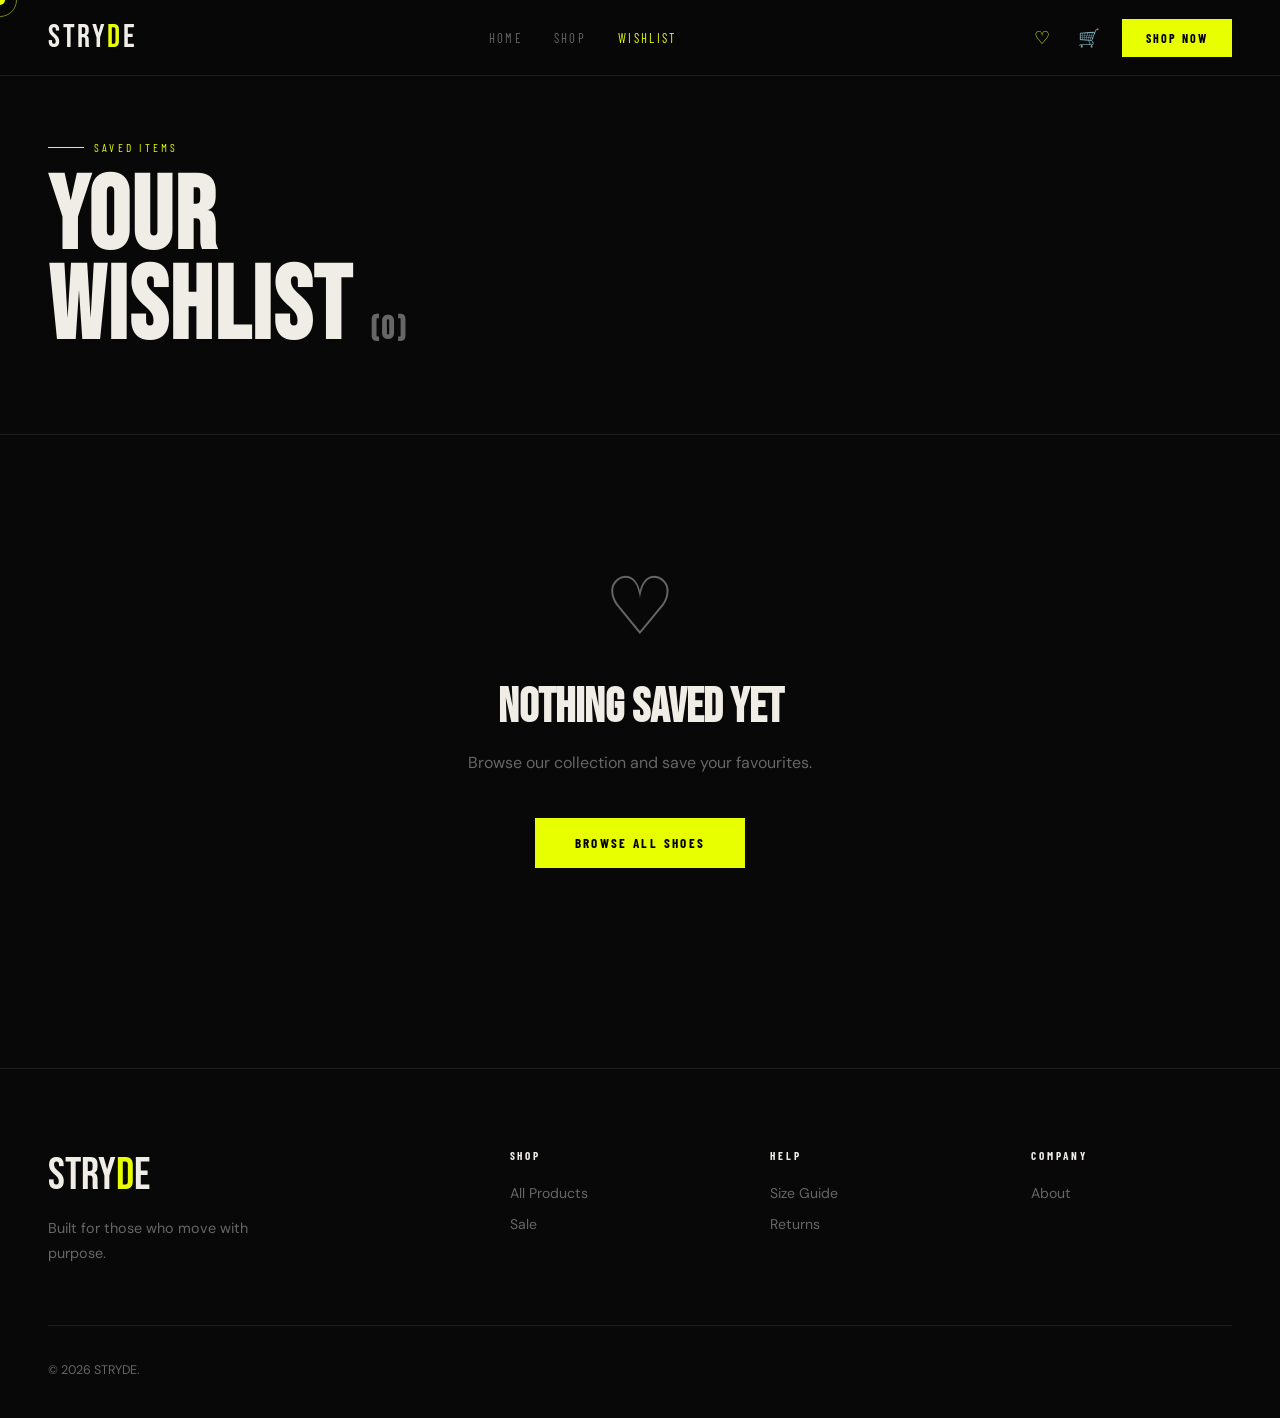
<file: whishlist.html>
<!DOCTYPE html>
<html lang="en">
<head>
  <!-- Google tag (gtag.js) -->
<script async src="https://www.googletagmanager.com/gtag/js?id=G-5WYWSWEV5C"></script>
<script>
  window.dataLayer = window.dataLayer || [];
  function gtag(){dataLayer.push(arguments);}
  gtag('js', new Date());

  gtag('config', 'G-5WYWSWEV5C');
</script>
<meta charset="UTF-8"/>
<meta name="viewport" content="width=device-width,initial-scale=1.0"/>
<title>Wishlist — STRYDE</title>
<link rel="stylesheet" href="shared.css"/>
<style>
.wl-grid{display:grid;grid-template-columns:repeat(auto-fill,minmax(260px,1fr));gap:2px;padding:40px 48px 100px;}
.wl-empty{text-align:center;padding:120px 48px;color:var(--muted);}
.wl-empty-icon{font-size:5rem;margin-bottom:20px;}
.wl-empty h2{font-family:var(--font-d);font-size:3rem;margin-bottom:16px;color:var(--text);}
.wl-remove{position:absolute;top:14px;right:14px;background:rgba(255,255,255,.1);border:1px solid rgba(255,255,255,.2);color:#fff;width:36px;height:36px;font-size:.8rem;border-radius:50%;transition:all .2s;z-index:10;}
.wl-remove:hover{background:var(--accent2);border-color:var(--accent2);}
@media(max-width:900px){.wl-grid{padding:20px 20px 60px;}}
</style>
</head>
<body>
  
<div class="cursor" id="cur"></div>
<div class="cursor-ring" id="curR"></div>
<div class="cart-mask" id="cmask" onclick="closeCart()"></div>
<div class="cart-drawer" id="cdrawer">
  <div class="cd-head"><span class="cd-title">Cart (<span id="cdCount">0</span>)</span><button class="cd-close" onclick="closeCart()">✕</button></div>
  <div class="cd-items" id="cdItems"></div>
  <div class="cd-foot" id="cdFoot" style="display:none">
    <div class="cd-total-row"><span class="cd-total-label">Total</span><span class="cd-total-val" id="cdTotal">$0</span></div>
    <button class="cd-checkout" onclick="location.href='checkout.html'">Checkout →</button>
    <button class="cd-continue" onclick="closeCart()">Continue Shopping</button>
  </div>
</div>

<nav class="g-nav">
  <a href="index.html" class="g-nav-logo">STRY<span>D</span>E</a>
  <ul class="g-nav-links">
    <li><a href="index.html">Home</a></li>
    <li><a href="shop.html">Shop</a></li>
    <li><a href="wishlist.html" class="active">Wishlist</a></li>
  </ul>
  <div class="g-nav-right">
    <button class="g-nav-icon" onclick="location.href='wishlist.html'" style="color:var(--accent)">♡</button>
    <button class="g-nav-icon" onclick="openCart()" style="position:relative">🛒<span class="cart-badge" id="cb1">0</span></button>
    <button class="g-nav-cta" onclick="location.href='shop.html'">Shop Now</button>
  </div>
</nav>

<div class="page-hero">
  <p class="page-hero-label">Saved Items</p>
  <h1 class="page-hero-title" id="wlTitle">YOUR<br>WISHLIST</h1>
</div>

<div id="wlContent"></div>

<footer class="g-footer">
  <div class="g-footer-top">
    <div><a href="index.html" class="g-footer-logo">STRY<span>D</span>E</a><p class="g-footer-tagline">Built for those who move with purpose.</p></div>
    <div><p class="g-fcol-title">Shop</p><ul class="g-fcol-links"><li><a href="shop.html">All Products</a></li><li><a href="shop.html?sale=1">Sale</a></li></ul></div>
    <div><p class="g-fcol-title">Help</p><ul class="g-fcol-links"><li><a href="#">Size Guide</a></li><li><a href="#">Returns</a></li></ul></div>
    <div><p class="g-fcol-title">Company</p><ul class="g-fcol-links"><li><a href="#">About</a></li></ul></div>
  </div>
  <div class="g-footer-bottom"><p class="g-copy">© 2026 STRYDE.</p></div>
</footer>

<script src="shared.js"></script>
<script>
function renderWishlist(){
  const ids = STORE.wishlist;
  const container = document.getElementById('wlContent');
  document.getElementById('wlTitle').innerHTML = `YOUR<br>WISHLIST <span style="font-size:2rem;color:var(--muted)">(${ids.length})</span>`;
  if(!ids.length){
    container.innerHTML = `<div class="wl-empty"><div class="wl-empty-icon">♡</div><h2>Nothing saved yet</h2><p>Browse our collection and save your favourites.</p><br><a href="shop.html" class="btn-primary" style="margin-top:24px;">Browse All Shoes</a></div>`;
    return;
  }
  const products = PRODUCTS.filter(p => ids.includes(p.id));
  container.innerHTML = `<div class="wl-grid">${products.map(p=>`
    <div class="p-card reveal">
      <div class="p-img-wrap"><div class="p-img">${p.emoji}</div></div>
      ${p.tag?`<span class="p-tag tag-${p.tag}">${p.tag==='new'?'New':p.tag==='hot'?'🔥 Hot':'Sale'}</span>`:''}
      <button class="wl-remove" onclick="removeWish(${p.id})">✕</button>
      <div class="p-overlay">
        <a href="product.html?id=${p.id}" style="font-family:var(--font-c);font-size:.78rem;letter-spacing:.18em;text-transform:uppercase;padding:12px 26px;background:var(--accent);color:#000;font-weight:700;">View Product</a>
      </div>
      <div class="p-info">
        <p class="p-cat">${p.category}</p>
        <p class="p-name"><a href="product.html?id=${p.id}" style="color:inherit;">${p.name}</a></p>
        <div class="p-footer">
          <div class="p-price">${p.oldPrice?`<span class="p-old">$${p.oldPrice}</span>`:''} $${p.price}</div>
          <div class="p-dots">${p.colors.map(c=>`<div class="p-dot" style="background:${c}"></div>`).join('')}</div>
        </div>
      </div>
    </div>`).join('')}</div>`;
  document.querySelectorAll('.reveal').forEach(el=>{
    const obs=new IntersectionObserver(([e])=>{if(e.isIntersecting){e.target.classList.add('visible');obs.disconnect();}},{threshold:.05});
    obs.observe(el);
  });
}

function removeWish(id){
  STORE.toggleWishlist(id);
  showToast('Removed from wishlist');
  renderWishlist();
}

function openCart(){ document.getElementById('cdrawer').classList.add('open'); document.getElementById('cmask').classList.add('open'); renderCart(); }
function closeCart(){ document.getElementById('cdrawer').classList.remove('open'); document.getElementById('cmask').classList.remove('open'); }
function renderCart(){
  const items=STORE.cart,el=document.getElementById('cdItems'),foot=document.getElementById('cdFoot');
  document.getElementById('cdCount').textContent=STORE.cartCount();
  document.getElementById('cdTotal').textContent='$'+STORE.cartTotal().toLocaleString();
  updateCartBadge();
  if(!items.length){ el.innerHTML='<div class="cd-empty"><div class="cd-empty-icon">👟</div><p>Cart is empty</p></div>'; foot.style.display='none'; return; }
  foot.style.display='block';
  el.innerHTML=items.map(i=>`<div class="cd-item"><div class="cd-item-img">${i.emoji}</div><div class="cd-item-info"><p class="cd-item-name">${i.name}</p><p class="cd-item-meta">Size: ${i.size}</p><div class="cd-item-row"><span class="cd-item-price">$${i.price*i.qty}</span><div class="cd-qty"><button onclick="qtyChange('${i.key}',-1)">−</button><span>${i.qty}</span><button onclick="qtyChange('${i.key}',1)">+</button></div></div><button class="cd-remove" onclick="removeItem('${i.key}')">Remove</button></div></div>`).join('');
}
function qtyChange(k,d){ STORE.updateQty(k,d); renderCart(); }
function removeItem(k){ STORE.removeFromCart(k); renderCart(); }

const cur=document.getElementById('cur'),curR=document.getElementById('curR');
let mx=0,my=0,rx=0,ry=0;
document.addEventListener('mousemove',e=>{mx=e.clientX;my=e.clientY;});
(function loop(){cur.style.left=mx+'px';cur.style.top=my+'px';rx+=(mx-rx)*.12;ry+=(my-ry)*.12;curR.style.left=rx+'px';curR.style.top=ry+'px';requestAnimationFrame(loop);})();
document.addEventListener('mouseover',e=>{if(e.target.matches('a,button,.p-card'))curR.classList.add('hov');else curR.classList.remove('hov');});

renderWishlist();
updateCartBadge();
</script>
</body>
</html>
</file>
<file: shared.css>
/* ============================================================
   STRYDE — SHARED STYLESHEET
   ============================================================ */

@import url('https://fonts.googleapis.com/css2?family=Bebas+Neue&family=DM+Sans:wght@300;400;500;600&family=Barlow+Condensed:wght@600;700;800&display=swap');

*, *::before, *::after { margin: 0; padding: 0; box-sizing: border-box; }

:root {
  --bg:       #080808;
  --surface:  #111111;
  --surface2: #181818;
  --accent:   #e8ff00;
  --accent2:  #ff4136;
  --text:     #f0ede6;
  --muted:    #666;
  --border:   #1e1e1e;
  --font-d:   'Bebas Neue', sans-serif;
  --font-c:   'Barlow Condensed', sans-serif;
  --font-b:   'DM Sans', sans-serif;
  --radius:   2px;
  --shadow:   0 8px 32px rgba(0,0,0,0.5);
}

html { scroll-behavior: smooth; font-size: 16px; }
body { background: var(--bg); color: var(--text); font-family: var(--font-b); overflow-x: hidden; cursor: none; }
a { color: inherit; text-decoration: none; }
button { font-family: var(--font-b); cursor: none; }
img { max-width: 100%; }
input, select, textarea { font-family: var(--font-b); }

/* ─── CURSOR ─────────────────────────────────────── */
.cursor { width:10px; height:10px; background:var(--accent); border-radius:50%; position:fixed; pointer-events:none; z-index:9999; transform:translate(-50%,-50%); transition:width .2s,height .2s; }
.cursor-ring { width:34px; height:34px; border:1.5px solid rgba(232,255,0,.5); border-radius:50%; position:fixed; pointer-events:none; z-index:9998; transform:translate(-50%,-50%); transition:width .3s,height .3s,opacity .3s; }
.cursor-ring.hov { width:56px; height:56px; opacity:.25; }
body:has(a:hover) .cursor, body:has(button:hover) .cursor { width:14px; height:14px; }

/* ─── NAV ────────────────────────────────────────── */
.g-nav {
  position: fixed; top:0; left:0; right:0; z-index:500;
  display:flex; align-items:center; justify-content:space-between;
  padding: 18px 48px;
  background: rgba(8,8,8,.92);
  backdrop-filter: blur(12px);
  border-bottom: 1px solid var(--border);
}
.g-nav-logo { font-family:var(--font-d); font-size:2rem; letter-spacing:.08em; color:var(--text); }
.g-nav-logo span { color:var(--accent); }
.g-nav-links { display:flex; gap:32px; list-style:none; }
.g-nav-links a { font-family:var(--font-c); font-size:.8rem; letter-spacing:.18em; text-transform:uppercase; color:var(--muted); transition:color .2s; }
.g-nav-links a:hover, .g-nav-links a.active { color:var(--accent); }
.g-nav-right { display:flex; align-items:center; gap:16px; }
.g-nav-icon { background:none; border:none; color:var(--text); font-size:1.1rem; padding:6px; transition:color .2s; position:relative; }
.g-nav-icon:hover { color:var(--accent); }
.cart-badge { position:absolute; top:-4px; right:-6px; background:var(--accent); color:#000; font-size:.55rem; font-weight:700; width:16px; height:16px; border-radius:50%; display:flex; align-items:center; justify-content:center; display:none; }
.g-nav-cta { font-family:var(--font-c); font-size:.75rem; letter-spacing:.18em; text-transform:uppercase; padding:10px 22px; background:var(--accent); color:#000; border:2px solid var(--accent); font-weight:700; transition:all .2s; }
.g-nav-cta:hover { background:transparent; color:var(--accent); }

/* ─── CART DRAWER ────────────────────────────────── */
.cart-drawer { position:fixed; top:0; right:-440px; width:440px; height:100vh; background:#0f0f0f; z-index:800; transition:right .4s cubic-bezier(.16,1,.3,1); display:flex; flex-direction:column; border-left:1px solid var(--border); }
.cart-drawer.open { right:0; }
.cart-mask { position:fixed; inset:0; background:rgba(0,0,0,.6); z-index:799; opacity:0; pointer-events:none; transition:opacity .3s; }
.cart-mask.open { opacity:1; pointer-events:all; }
.cd-head { padding:24px; border-bottom:1px solid var(--border); display:flex; justify-content:space-between; align-items:center; }
.cd-title { font-family:var(--font-c); font-size:1.1rem; letter-spacing:.12em; text-transform:uppercase; }
.cd-close { background:none; border:none; color:var(--muted); font-size:1.1rem; transition:color .2s; }
.cd-close:hover { color:var(--text); }
.cd-items { flex:1; overflow-y:auto; padding:16px; }
.cd-item { display:flex; gap:14px; padding:14px 0; border-bottom:1px solid var(--border); }
.cd-item-img { width:72px; height:72px; background:var(--surface2); display:flex; align-items:center; justify-content:center; font-size:2.2rem; flex-shrink:0; }
.cd-item-info { flex:1; }
.cd-item-name { font-weight:600; font-size:.9rem; margin-bottom:4px; }
.cd-item-meta { font-size:.75rem; color:var(--muted); margin-bottom:8px; }
.cd-item-row { display:flex; justify-content:space-between; align-items:center; }
.cd-item-price { font-family:var(--font-d); font-size:1.1rem; }
.cd-qty { display:flex; align-items:center; gap:8px; }
.cd-qty button { background:var(--border); border:none; color:var(--text); width:24px; height:24px; font-size:.85rem; transition:background .2s; }
.cd-qty button:hover { background:var(--accent); color:#000; }
.cd-qty span { font-size:.85rem; min-width:16px; text-align:center; }
.cd-remove { background:none; border:none; color:var(--muted); font-size:.7rem; font-family:var(--font-c); letter-spacing:.1em; text-transform:uppercase; margin-top:6px; transition:color .2s; }
.cd-remove:hover { color:var(--accent2); }
.cd-empty { text-align:center; color:var(--muted); padding:80px 24px; }
.cd-empty-icon { font-size:4rem; margin-bottom:16px; }
.cd-foot { padding:20px; border-top:1px solid var(--border); }
.cd-total-row { display:flex; justify-content:space-between; align-items:center; margin-bottom:16px; }
.cd-total-label { font-family:var(--font-c); font-size:.8rem; letter-spacing:.15em; text-transform:uppercase; color:var(--muted); }
.cd-total-val { font-family:var(--font-d); font-size:1.6rem; }
.cd-checkout { width:100%; padding:15px; background:var(--accent); color:#000; border:none; font-family:var(--font-c); font-size:.85rem; letter-spacing:.18em; text-transform:uppercase; font-weight:700; transition:background .2s; }
.cd-checkout:hover { background:#fff; }
.cd-continue { width:100%; padding:10px; background:none; color:var(--muted); border:1px solid var(--border); font-family:var(--font-c); font-size:.75rem; letter-spacing:.15em; text-transform:uppercase; margin-top:8px; transition:all .2s; }
.cd-continue:hover { border-color:var(--text); color:var(--text); }

/* ─── FOOTER ─────────────────────────────────────── */
.g-footer { padding:80px 48px 40px; border-top:1px solid var(--border); margin-top:80px; }
.g-footer-top { display:grid; grid-template-columns:2fr 1fr 1fr 1fr; gap:60px; margin-bottom:60px; }
.g-footer-logo { font-family:var(--font-d); font-size:2.8rem; display:block; margin-bottom:14px; }
.g-footer-logo span { color:var(--accent); }
.g-footer-tagline { color:var(--muted); font-size:.9rem; line-height:1.7; max-width:260px; }
.g-footer-socials { display:flex; gap:10px; margin-top:28px; }
.g-social { width:38px; height:38px; border:1px solid var(--border); display:flex; align-items:center; justify-content:center; color:var(--muted); font-size:.8rem; transition:all .2s; }
.g-social:hover { border-color:var(--accent); color:var(--accent); }
.g-fcol-title { font-family:var(--font-c); font-size:.7rem; letter-spacing:.25em; text-transform:uppercase; margin-bottom:20px; font-weight:700; }
.g-fcol-links { list-style:none; display:flex; flex-direction:column; gap:10px; }
.g-fcol-links a { color:var(--muted); font-size:.88rem; transition:color .2s; }
.g-fcol-links a:hover { color:var(--accent); }
.g-footer-bottom { display:flex; justify-content:space-between; align-items:center; padding-top:36px; border-top:1px solid var(--border); }
.g-copy { font-size:.78rem; color:var(--muted); }
.g-legal { display:flex; gap:20px; }
.g-legal a { font-size:.78rem; color:var(--muted); transition:color .2s; }
.g-legal a:hover { color:var(--text); }

/* ─── TOAST ──────────────────────────────────────── */
.g-toast { position:fixed; bottom:28px; left:50%; transform:translateX(-50%) translateY(16px); background:var(--accent); color:#000; font-family:var(--font-c); font-size:.8rem; letter-spacing:.18em; text-transform:uppercase; padding:13px 28px; font-weight:700; z-index:9000; opacity:0; transition:all .3s cubic-bezier(.16,1,.3,1); pointer-events:none; }
.g-toast.show { opacity:1; transform:translateX(-50%) translateY(0); }
.g-toast.error { background:var(--accent2); color:#fff; }

/* ─── BUTTONS ────────────────────────────────────── */
.btn-primary { font-family:var(--font-c); font-size:.82rem; letter-spacing:.18em; text-transform:uppercase; padding:15px 38px; background:var(--accent); color:#000; border:2px solid var(--accent); font-weight:700; transition:all .2s; display:inline-block; }
.btn-primary:hover { background:transparent; color:var(--accent); }
.btn-outline { font-family:var(--font-c); font-size:.82rem; letter-spacing:.18em; text-transform:uppercase; padding:15px 38px; background:transparent; color:var(--text); border:2px solid var(--border); font-weight:600; transition:all .2s; display:inline-block; }
.btn-outline:hover { border-color:var(--text); }

/* ─── SECTION HEADERS ────────────────────────────── */
.sec-label { font-family:var(--font-c); font-size:.72rem; letter-spacing:.28em; text-transform:uppercase; color:var(--accent); margin-bottom:10px; }
.sec-title { font-family:var(--font-d); font-size:clamp(2.8rem,5vw,5rem); line-height:.92; letter-spacing:.02em; }

/* ─── PRODUCT CARD ───────────────────────────────── */
.p-card { background:var(--surface); overflow:hidden; position:relative; transition:transform .3s cubic-bezier(.16,1,.3,1); }
.p-card:hover { transform:translateY(-5px); z-index:2; }
.p-card:hover .p-overlay { opacity:1; }
.p-card:hover .p-img { transform:scale(1.06); }
.p-img-wrap { aspect-ratio:1; overflow:hidden; background:#141414; display:flex; align-items:center; justify-content:center; font-size:7rem; }
.p-img { transition:transform .4s cubic-bezier(.16,1,.3,1); }
.p-overlay { position:absolute; inset:0; background:rgba(0,0,0,.55); display:flex; flex-direction:column; align-items:center; justify-content:center; gap:10px; opacity:0; transition:opacity .3s; }
.p-quick-add { font-family:var(--font-c); font-size:.75rem; letter-spacing:.18em; text-transform:uppercase; padding:12px 26px; background:var(--accent); color:#000; border:none; font-weight:700; transition:background .2s; }
.p-quick-add:hover { background:#fff; }
.p-wishlist-btn { background:rgba(255,255,255,.1); border:1px solid rgba(255,255,255,.2); color:#fff; width:36px; height:36px; font-size:.9rem; border-radius:50%; transition:all .2s; position:absolute; top:14px; right:14px; }
.p-wishlist-btn:hover, .p-wishlist-btn.active { background:var(--accent2); border-color:var(--accent2); }
.p-tag { position:absolute; top:14px; left:14px; font-family:var(--font-c); font-size:.62rem; letter-spacing:.14em; text-transform:uppercase; padding:4px 10px; font-weight:700; }
.tag-new { background:var(--accent); color:#000; }
.tag-hot { background:var(--accent2); color:#fff; }
.tag-sale { background:#fff; color:#000; }
.p-info { padding:18px; }
.p-cat { font-family:var(--font-c); font-size:.62rem; letter-spacing:.18em; text-transform:uppercase; color:var(--muted); margin-bottom:5px; }
.p-name { font-family:var(--font-c); font-size:1.1rem; font-weight:700; letter-spacing:.04em; margin-bottom:12px; }
.p-footer { display:flex; justify-content:space-between; align-items:center; }
.p-price { font-family:var(--font-d); font-size:1.35rem; }
.p-old { font-size:.85rem; color:var(--muted); text-decoration:line-through; margin-right:6px; font-family:var(--font-b); }
.p-dots { display:flex; gap:5px; }
.p-dot { width:11px; height:11px; border-radius:50%; border:1px solid var(--border); }

/* ─── MARQUEE ─────────────────────────────────────── */
.marquee-strip { overflow:hidden; padding:14px 0; background:var(--accent); border-top:1px solid #333; border-bottom:1px solid #333; }
.marquee-track { display:flex; white-space:nowrap; animation:marquee 22s linear infinite; }
.marquee-item { font-family:var(--font-d); font-size:.9rem; letter-spacing:.18em; padding:0 28px; color:#000; display:flex; align-items:center; gap:28px; }
.marquee-dot { width:5px; height:5px; background:#000; border-radius:50%; }

/* ─── PAGE HERO ──────────────────────────────────── */
.page-hero { padding:140px 48px 80px; border-bottom:1px solid var(--border); }
.page-hero-label { font-family:var(--font-c); font-size:.72rem; letter-spacing:.28em; text-transform:uppercase; color:var(--accent); display:flex; align-items:center; gap:10px; margin-bottom:20px; }
.page-hero-label::before { content:''; width:36px; height:1px; background:var(--accent); display:block; }
.page-hero-title { font-family:var(--font-d); font-size:clamp(4rem,8vw,8rem); line-height:.88; letter-spacing:.02em; }

/* ─── SCROLL REVEAL ──────────────────────────────── */
.reveal { opacity:0; transform:translateY(24px); transition:opacity .6s ease,transform .6s ease; }
.reveal.visible { opacity:1; transform:translateY(0); }

/* ─── ANIMATIONS ─────────────────────────────────── */
@keyframes marquee { from{transform:translateX(0)} to{transform:translateX(-50%)} }
@keyframes fadeUp { from{opacity:0;transform:translateY(20px)} to{opacity:1;transform:translateY(0)} }
@keyframes float { 0%,100%{transform:translateY(0) rotate(-8deg)} 50%{transform:translateY(-18px) rotate(-8deg)} }

/* ─── SCROLLBAR ──────────────────────────────────── */
::-webkit-scrollbar { width:4px; }
::-webkit-scrollbar-track { background:var(--bg); }
::-webkit-scrollbar-thumb { background:var(--border); border-radius:2px; }
::-webkit-scrollbar-thumb:hover { background:var(--muted); }

/* ─── RESPONSIVE ─────────────────────────────────── */
@media(max-width:900px) {
  .g-nav { padding:16px 20px; }
  .g-nav-links { display:none; }
  .page-hero { padding:110px 20px 60px; }
  .g-footer { padding:60px 20px 32px; }
  .g-footer-top { grid-template-columns:1fr 1fr; gap:40px; }
  .g-footer-bottom { flex-direction:column; gap:14px; text-align:center; }
  .cart-drawer { width:100%; right:-100%; }
}
</file>
